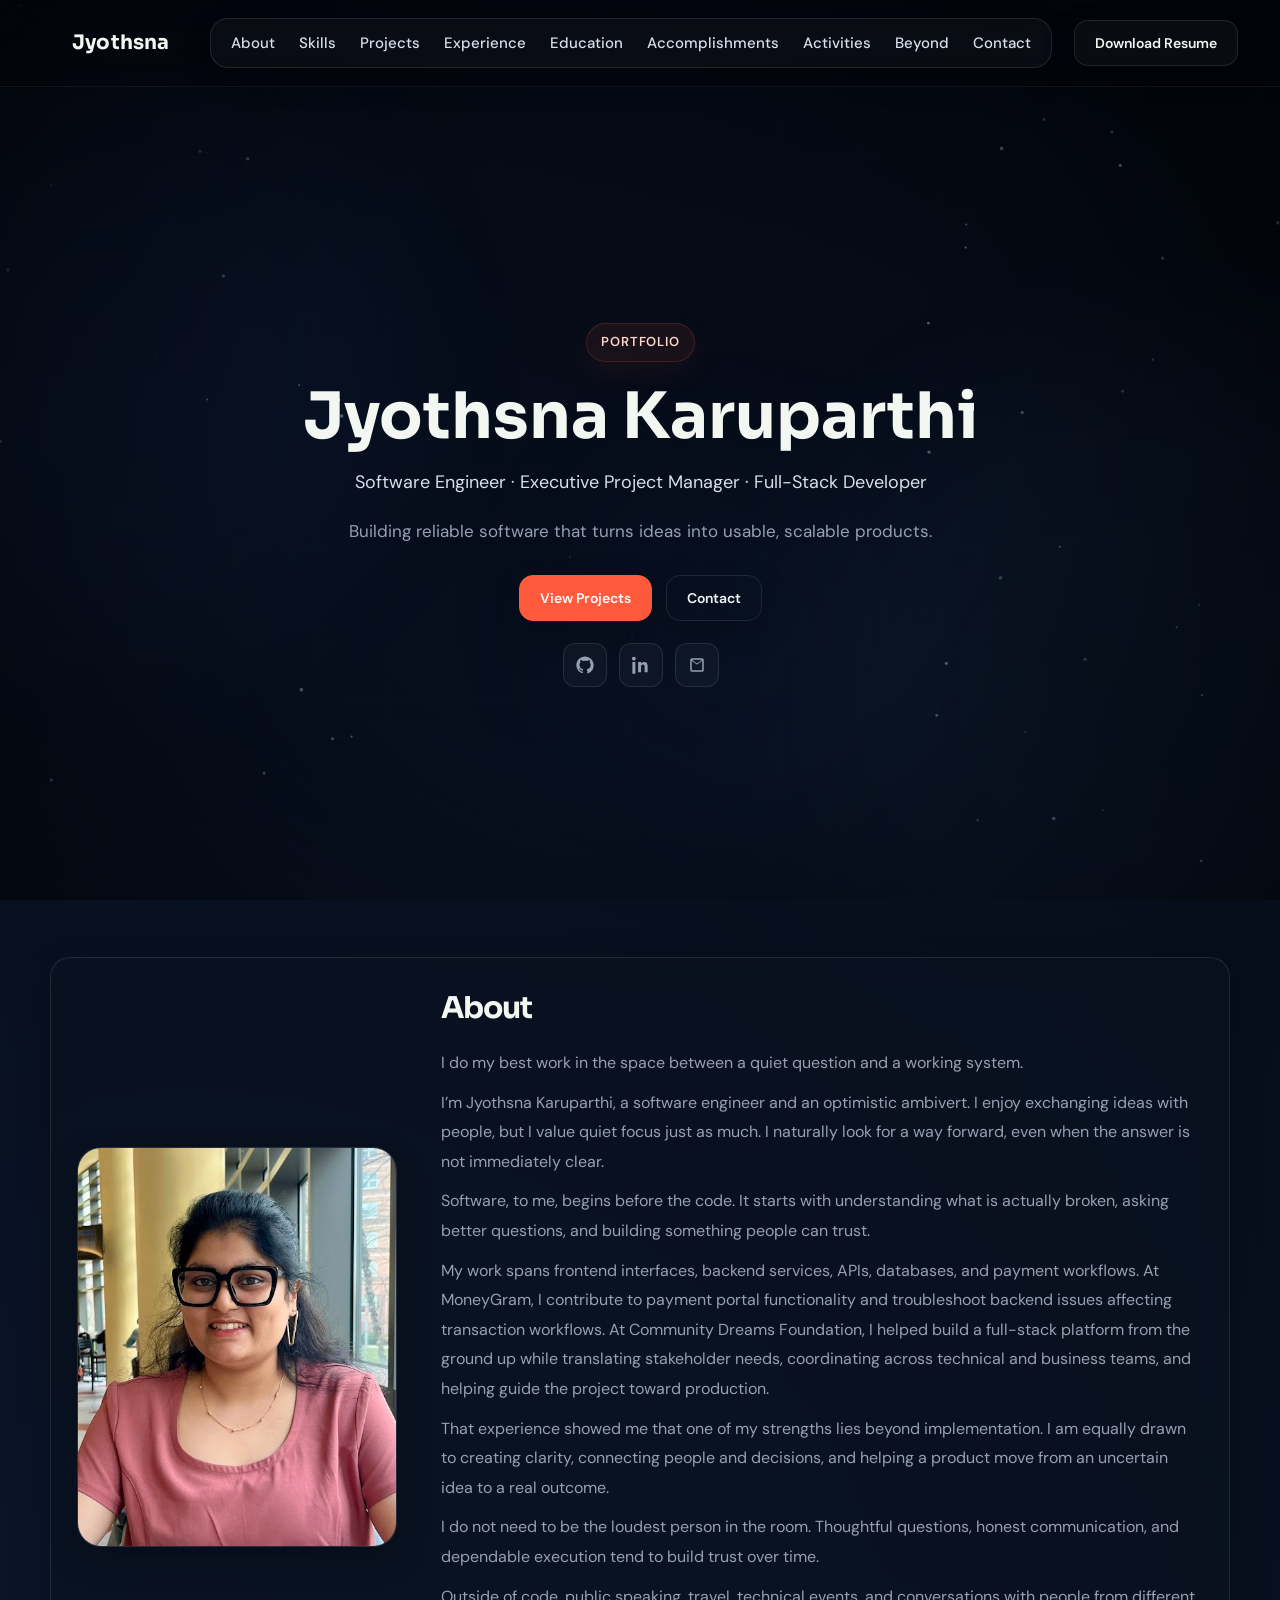
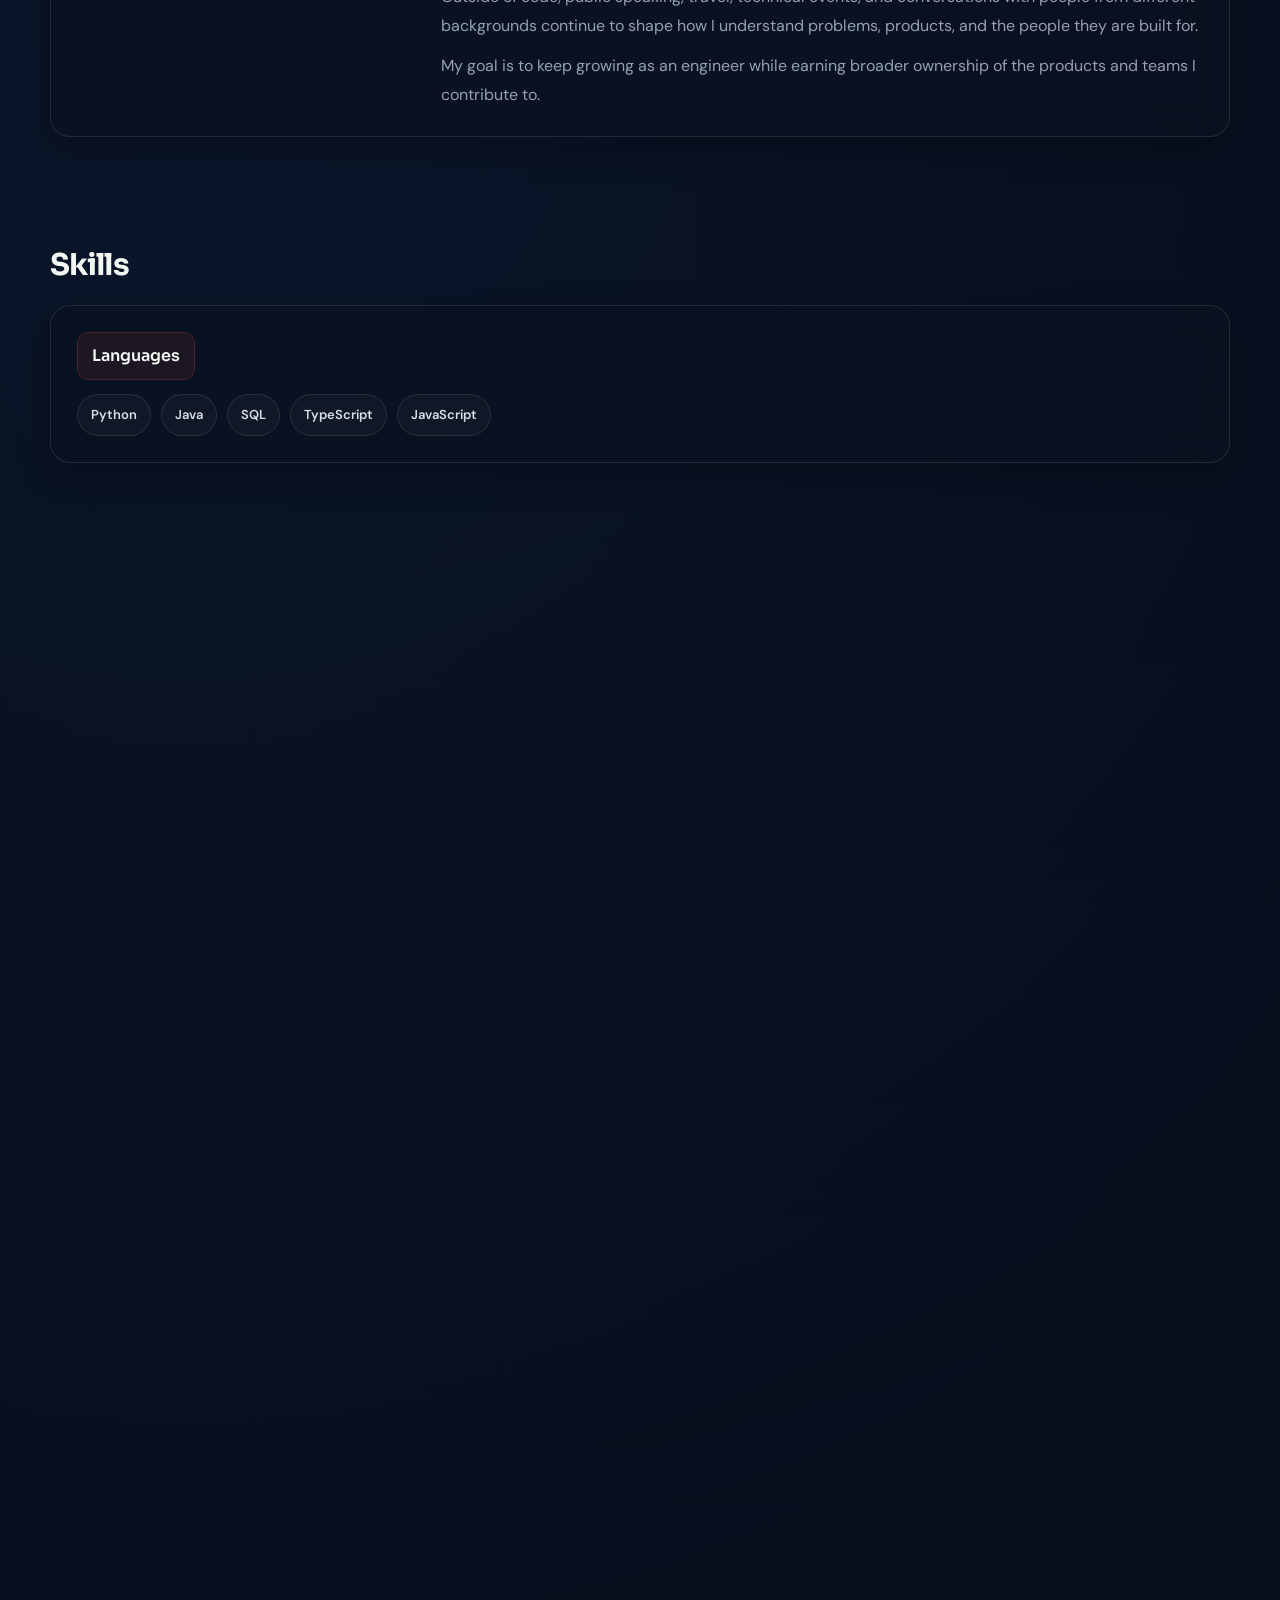
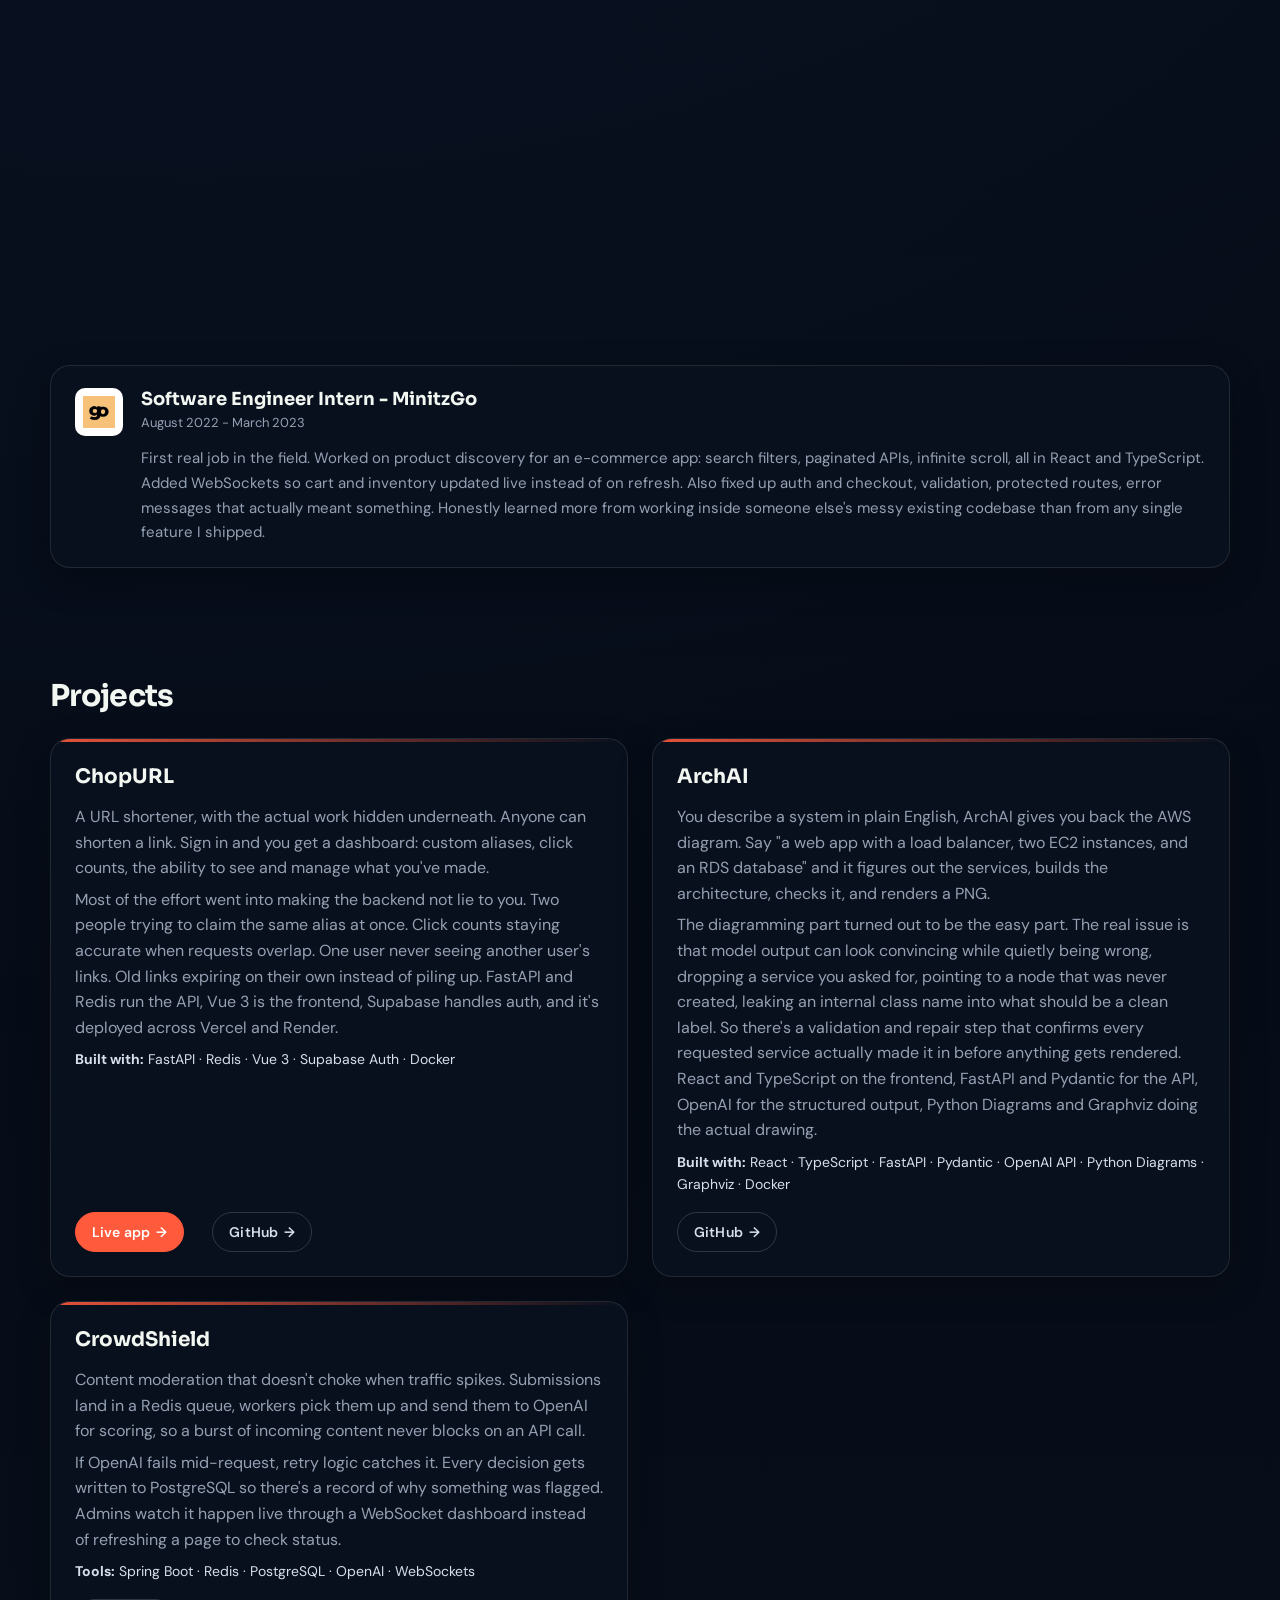
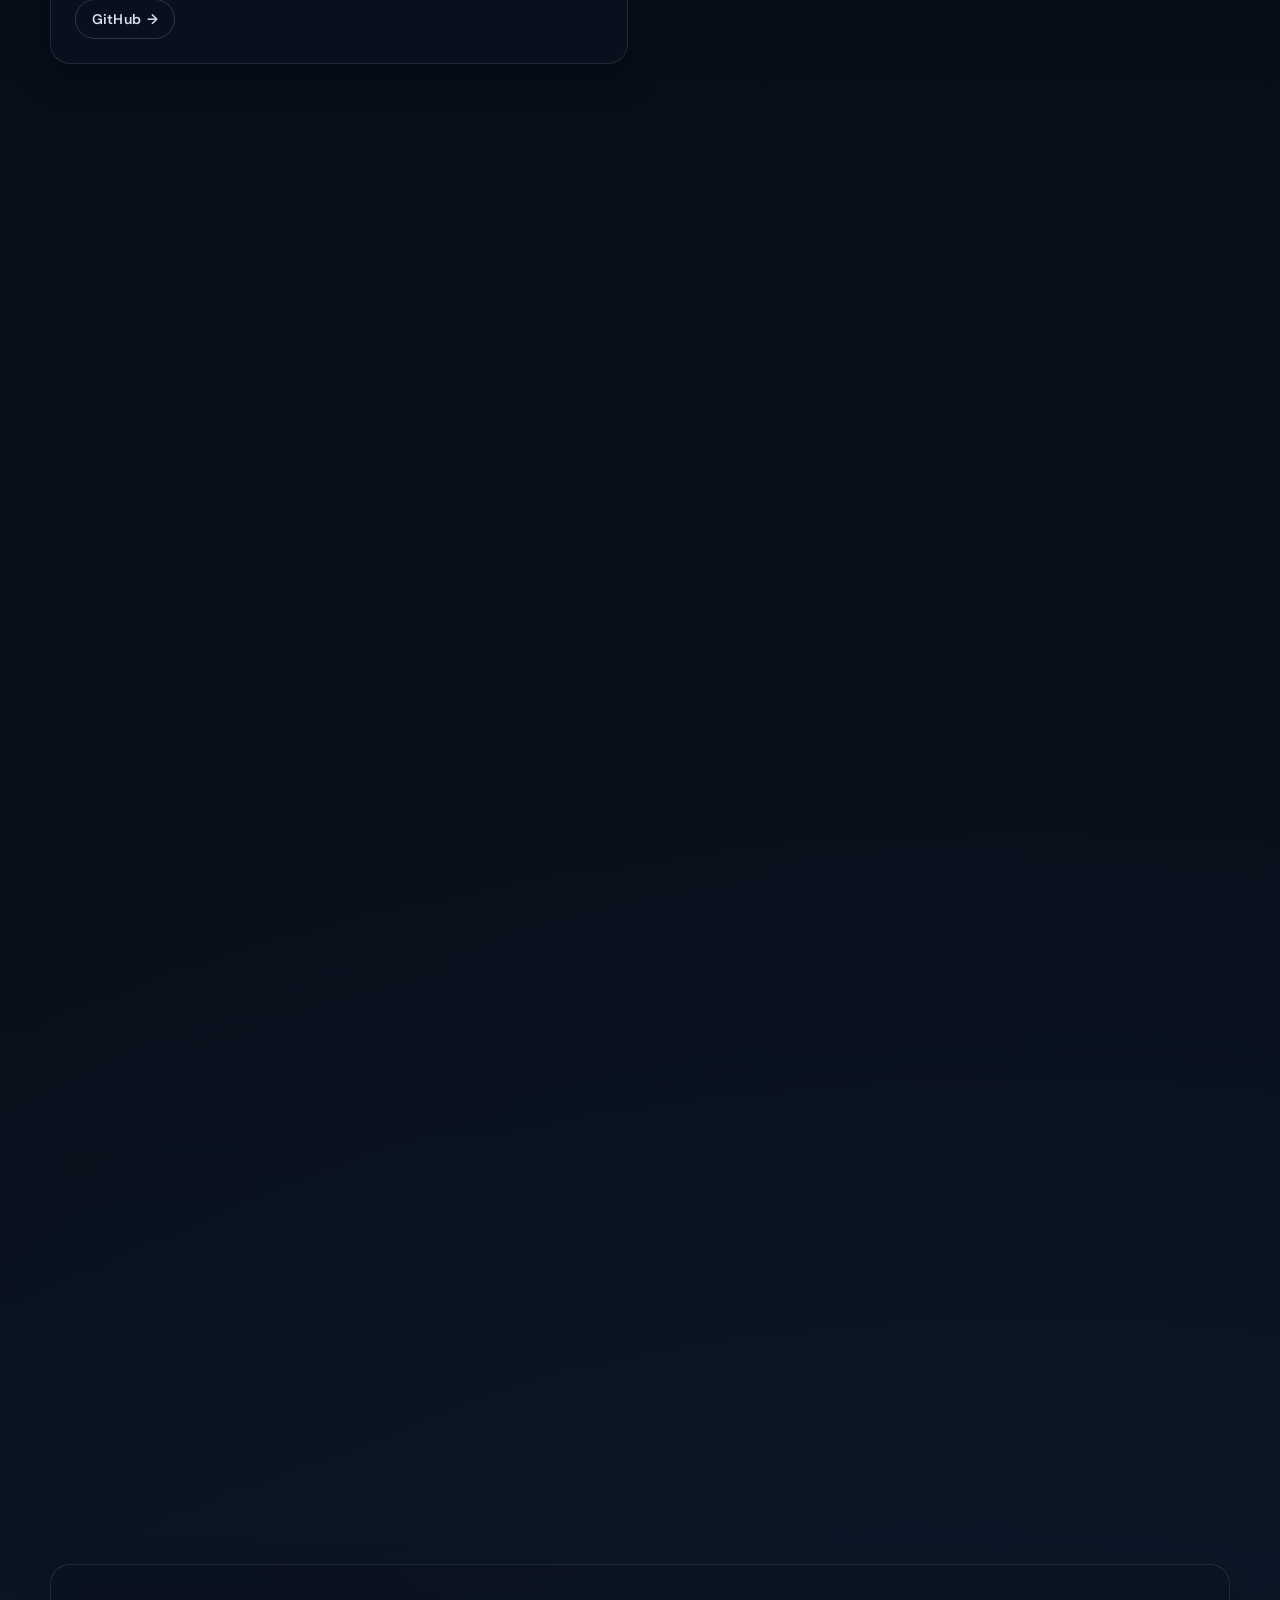
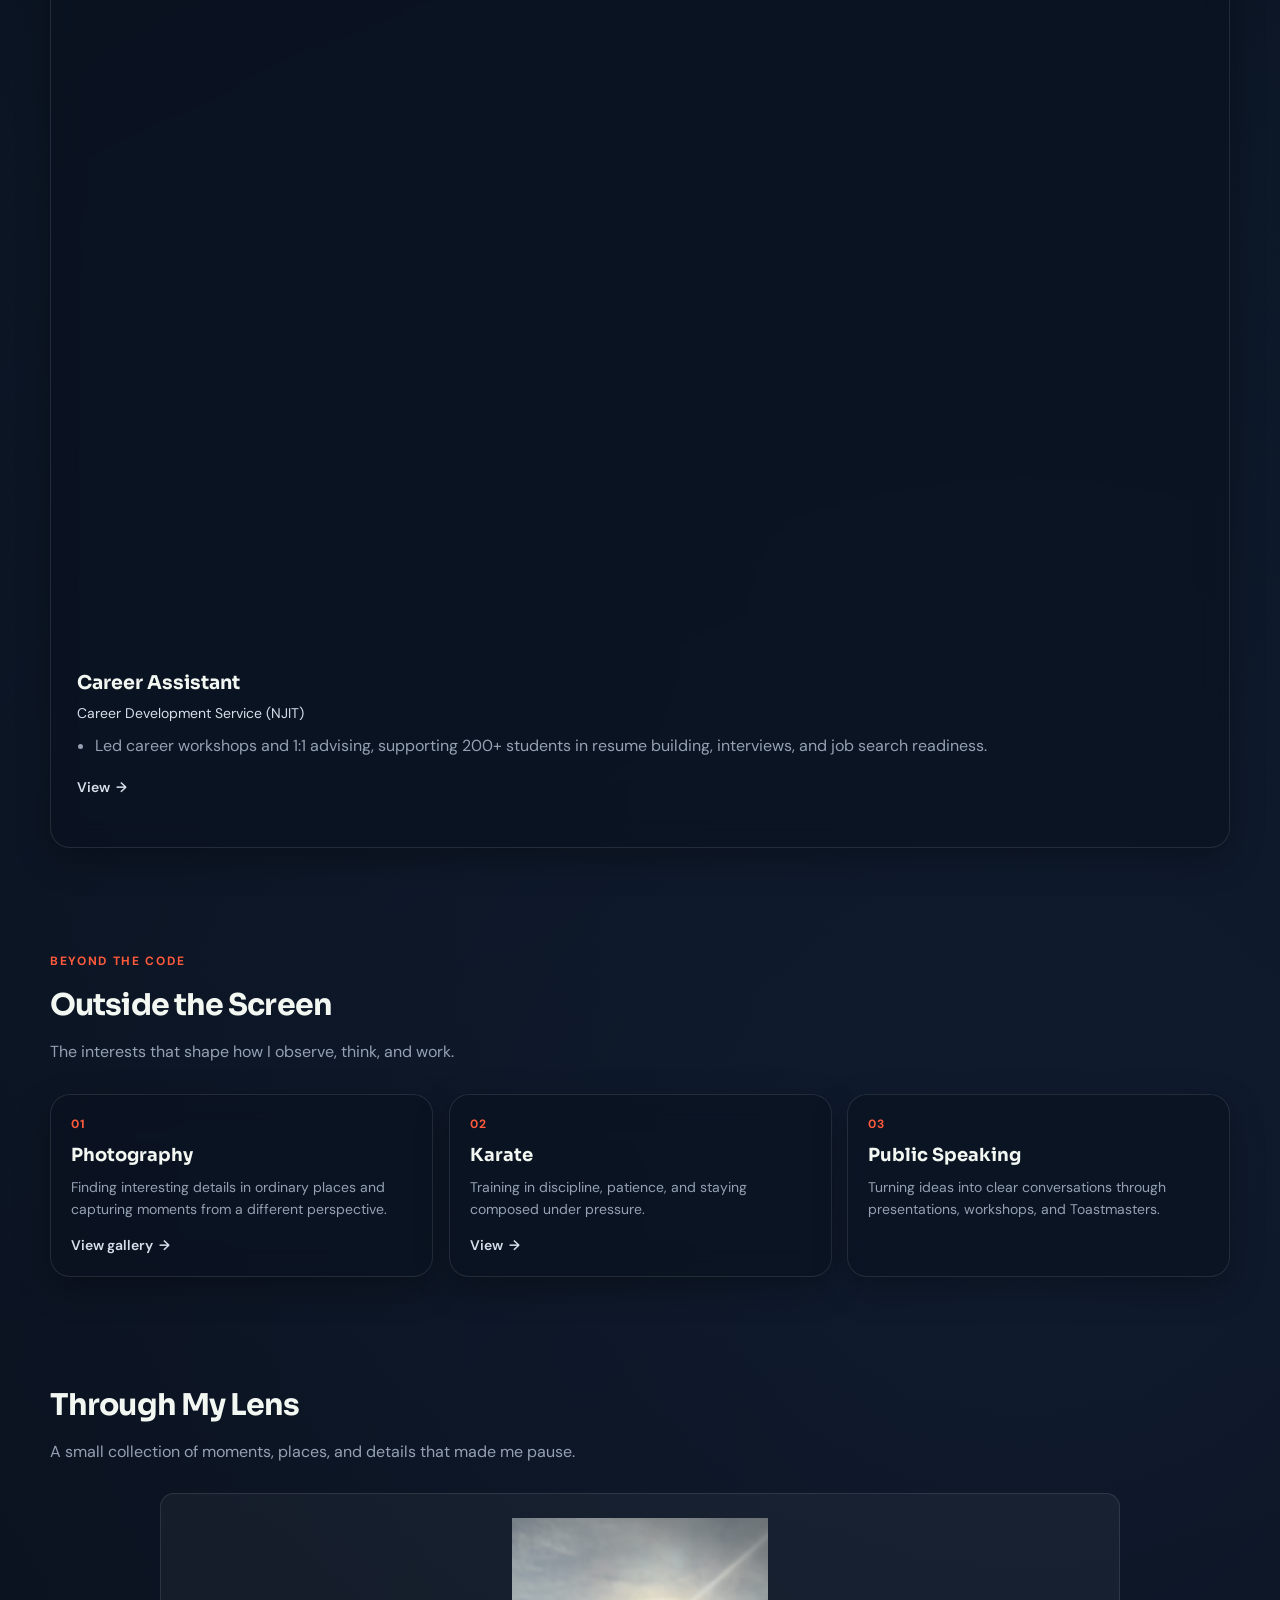
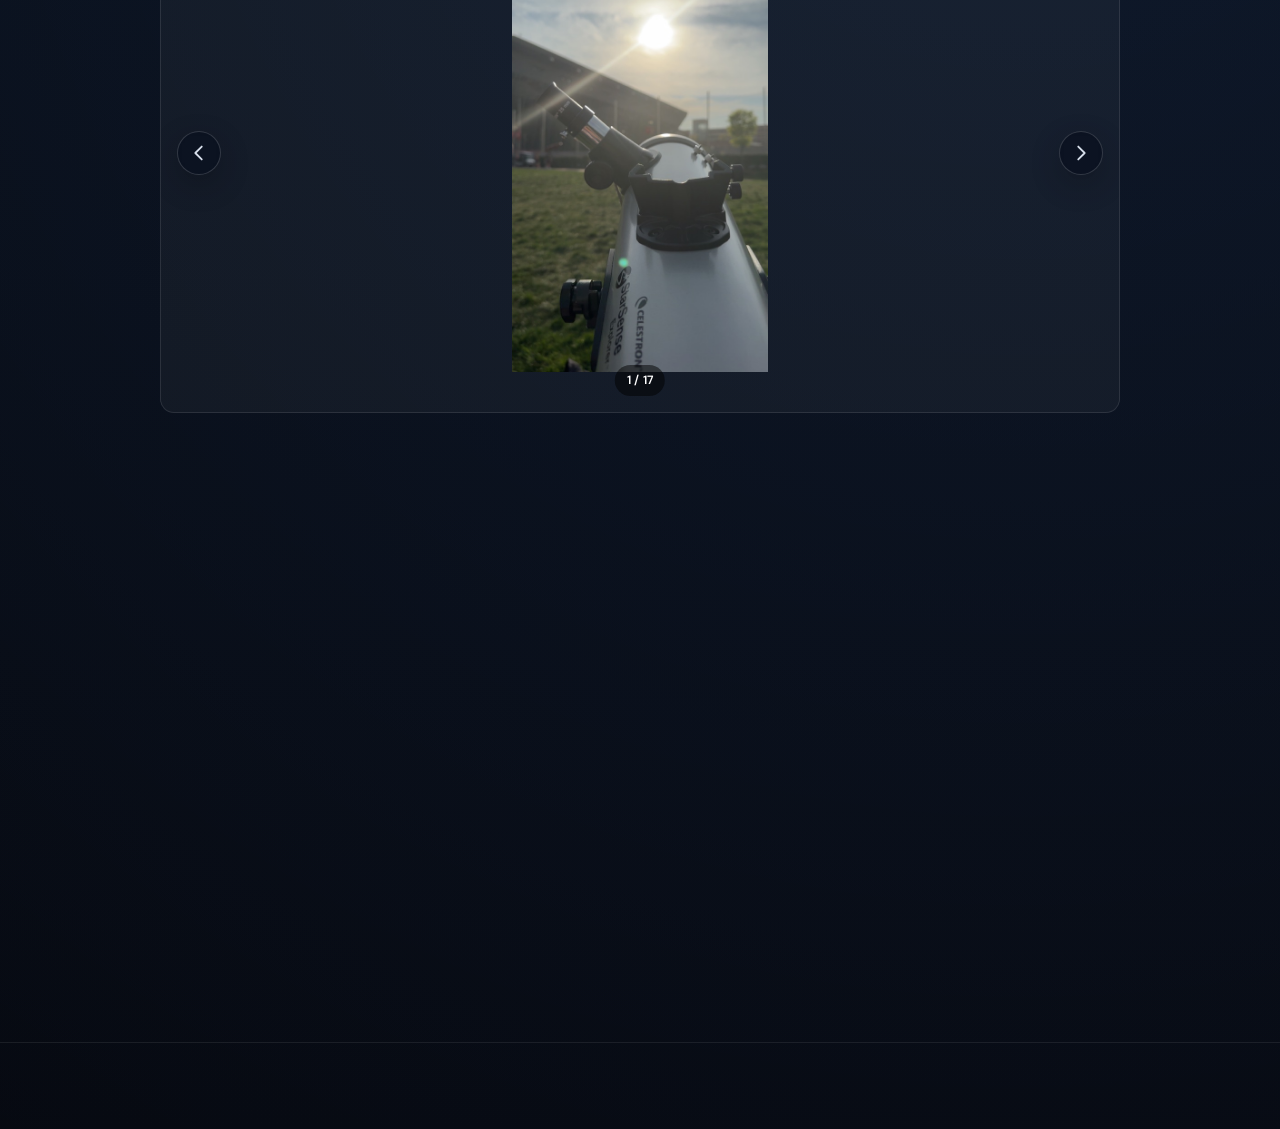
<file: index.html>
<!DOCTYPE html>
<html lang="en">
<head>
  <meta charset="UTF-8" />
  <meta name="viewport" content="width=device-width, initial-scale=1.0" />

  <!-- Primary Meta Tags -->
  <title>Jyothsna Karuparthi | Software Engineer</title>
  <meta name="title" content="Jyothsna Karuparthi | Software Engineer" />
  <meta
    name="description"
    content="Portfolio of Jyothsna Karuparthi, a Software Engineer, Executive Project Manager, and Full-Stack Developer based in Harrison, NJ."
  />
  <meta
    name="keywords"
    content="Software Engineer, Project Manager, Full-Stack Developer, Web Development, Portfolio, Harrison NJ"
  />
  <meta name="author" content="Jyothsna Karuparthi" />

  <!-- Open Graph / Social Media -->
  <meta property="og:type" content="website" />
  <meta property="og:title" content="Jyothsna Karuparthi | Software Engineer Portfolio" />
  <meta
    property="og:description"
    content="Building reliable software that turns ideas into usable, scalable products."
  />
  <meta property="og:site_name" content="Jyothsna Karuparthi Portfolio" />

  <!-- Twitter -->
  <meta name="twitter:card" content="summary_large_image" />
  <meta name="twitter:title" content="Jyothsna Karuparthi | Portfolio" />
  <meta
    name="twitter:description"
    content="Software Engineer, Executive Project Manager, and Full-Stack Developer."
  />

  <!-- Theme Color -->
  <meta name="theme-color" content="#05070d" />

  <!-- Fonts -->
  <link rel="preconnect" href="https://fonts.googleapis.com" />
  <link rel="preconnect" href="https://fonts.gstatic.com" crossorigin />
  <link
    href="https://fonts.googleapis.com/css2?family=DM+Sans:wght@400;500;600;700&family=Sora:wght@400;500;600;700&display=swap"
    rel="stylesheet"
  />

  <!-- CSS -->
  <link rel="stylesheet" href="style.css?v=20260806e" />
</head>

<body>
  <!-- GLOBAL BACKGROUND -->
  <div class="site-bg" aria-hidden="true">
    <canvas id="particle-canvas"></canvas>
    <div class="bg-orb bg-orb-1"></div>
    <div class="bg-orb bg-orb-2"></div>
    <div class="bg-orb bg-orb-3"></div>
    <div class="bg-grid"></div>
    <div class="bg-vignette"></div>
  </div>

  <!-- NAV -->
  <nav class="nav">
    <div class="nav-inner">
      <a class="brand" href="#top">Jyothsna</a>

      <div class="nav-center">
        <div class="nav-links">
          <a class="nav-link" href="#about">About</a>
          <a class="nav-link" href="#skills">Skills</a>
          <a class="nav-link" href="#projects">Projects</a>
          <a class="nav-link" href="#experience">Experience</a>
          <a class="nav-link" href="#education">Education</a>
          <a class="nav-link" href="#accomplishments">Accomplishments</a>
          <a class="nav-link" href="#activities">Activities</a>
          <a class="nav-link" href="#beyond">Beyond</a>
          <a class="nav-link" href="#contact">Contact</a>
        </div>
      </div>

      <div class="nav-actions">
        <a
          id="resumeLink"
          class="btn"
          href="assets/Resume.pdf"
          target="_blank"
          rel="noopener"
        >
          Download Resume
        </a>
      </div>
    </div>
  </nav>

  <!-- HERO -->
  <header id="top" class="hero">
    <div class="hero-inner">
      <div class="hero-copy reveal from-up" style="--d: 80ms;">
        <p class="hero-kicker">Portfolio</p>

        <h1 class="hero-title" data-profile="hero_name">
          Jyothsna Karuparthi
        </h1>

        <p class="hero-role" data-profile="hero_roles">
          Software Engineer · Executive Project Manager · Full-Stack Developer
        </p>

        <p class="hero-desc" data-profile="tagline">
          Building reliable software that turns ideas into usable, scalable products.
        </p>

        <div class="hero-cta">
          <a class="btn btn-primary" href="#projects">View Projects</a>
          <a class="btn btn-secondary" href="#contact">Contact</a>
        </div>

        <div class="hero-socials">
          <a
            data-profile-href="github_url"
            href="https://github.com/jyothsna-ssv"
            target="_blank"
            rel="noopener"
            aria-label="GitHub"
            title="GitHub"
          >
            <svg viewBox="0 0 24 24" aria-hidden="true">
              <path d="M12 .5C5.73.5.5 5.74.5 12.02c0 5.11 3.29 9.45 7.86 10.98.57.1.78-.25.78-.55v-1.93c-3.2.7-3.87-1.37-3.87-1.37-.53-1.35-1.3-1.7-1.3-1.7-1.06-.73.08-.72.08-.72 1.17.08 1.78 1.2 1.78 1.2 1.04 1.77 2.72 1.26 3.38.96.1-.75.4-1.26.73-1.55-2.56-.29-5.25-1.28-5.25-5.7 0-1.26.45-2.3 1.2-3.1-.12-.29-.52-1.47.12-3.07 0 0 .98-.31 3.2 1.18a11.2 11.2 0 0 1 5.82 0c2.22-1.49 3.2-1.18 3.2-1.18.64 1.6.24 2.78.12 3.07.75.8 1.2 1.84 1.2 3.1 0 4.43-2.7 5.4-5.27 5.68.41.36.78 1.07.78 2.15v3.19c0 .3.2.66.79.55A11.52 11.52 0 0 0 23.5 12C23.5 5.74 18.27.5 12 .5z"/>
            </svg>
          </a>

          <a
            data-profile-href="linkedin_url"
            href="https://www.linkedin.com/in/karuparthi-jyothsna/"
            target="_blank"
            rel="noopener"
            aria-label="LinkedIn"
            title="LinkedIn"
          >
            <svg viewBox="0 0 24 24" aria-hidden="true">
              <path d="M4.98 3.5C4.98 4.88 3.87 6 2.5 6S0 4.88 0 3.5 1.12 1 2.5 1 4.98 2.12 4.98 3.5zM.5 23.5h4V7.98h-4V23.5zM8.5 7.98h3.8v2.12h.05c.53-1 1.82-2.12 3.75-2.12 4 0 4.74 2.63 4.74 6.05v7.47h-4v-6.62c0-1.58-.03-3.62-2.2-3.62-2.2 0-2.54 1.72-2.54 3.5v6.74h-4V7.98z"/>
            </svg>
          </a>

          <a
            data-profile-mailto="email"
            href="mailto:karuparthi.jyothsna@gmail.com"
            aria-label="Email"
            title="Email"
          >
            <svg viewBox="0 0 24 24" aria-hidden="true">
              <path d="M3 5.5A2.5 2.5 0 0 1 5.5 3h13A2.5 2.5 0 0 1 21 5.5v13a2.5 2.5 0 0 1-2.5 2.5h-13A2.5 2.5 0 0 1 3 18.5v-13Zm2.2-.5L12 10.05 18.8 5H5.2ZM19 6.25l-6.4 4.75a1 1 0 0 1-1.2 0L5 6.25V18.5c0 .28.22.5.5.5h13a.5.5 0 0 0 .5-.5V6.25Z"/>
            </svg>
          </a>
        </div>
      </div>
    </div>
  </header>

  <!-- ABOUT -->
  <section id="about" class="section">
    <div class="section-inner glass-card">
      <div class="about-grid">
        <div class="about-photo reveal from-left" style="--d: 0ms;">
          <img
            src="assets/Profile.jpg"
            alt="Jyothsna Karuparthi"
          />
        </div>

        <div class="about-text reveal from-right" style="--d: 190ms;">
          <h2>About</h2>

          <p>
            I do my best work in the space between a quiet question and a working system.
          </p>

          <p>
            I’m Jyothsna Karuparthi, a software engineer and an optimistic ambivert. I enjoy exchanging ideas with people, but I value quiet focus just as much. I naturally look for a way forward, even when the answer is not immediately clear.
          </p>

          <p>
            Software, to me, begins before the code. It starts with understanding what is actually broken, asking better questions, and building something people can trust.
          </p>

          <p>
            My work spans frontend interfaces, backend services, APIs, databases, and payment workflows. At MoneyGram, I contribute to payment portal functionality and troubleshoot backend issues affecting transaction workflows. At Community Dreams Foundation, I helped build a full-stack platform from the ground up while translating stakeholder needs, coordinating across technical and business teams, and helping guide the project toward production.
          </p>

          <p>
            That experience showed me that one of my strengths lies beyond implementation. I am equally drawn to creating clarity, connecting people and decisions, and helping a product move from an uncertain idea to a real outcome.
          </p>

          <p>
            I do not need to be the loudest person in the room. Thoughtful questions, honest communication, and dependable execution tend to build trust over time.
          </p>

          <p>
            Outside of code, public speaking, travel, technical events, and conversations with people from different backgrounds continue to shape how I understand problems, products, and the people they are built for.
          </p>

          <p>
            My goal is to keep growing as an engineer while earning broader ownership of the products and teams I contribute to.
          </p>
        </div>
      </div>
    </div>
  </section>

  <!-- SKILLS -->
  <section id="skills" class="section">
    <div class="section-inner">
      <h2 class="reveal from-up" style="--d: 0ms;">Skills</h2>

      <div class="skill-block glass-card reveal from-up" style="--d: 0ms;">
        <div class="skill-heading">Languages</div>
        <div class="skill-chips">
          <span class="chip">Python</span>
          <span class="chip">Java</span>
          <span class="chip">SQL</span>
          <span class="chip">TypeScript</span>
          <span class="chip">JavaScript</span>
        </div>
      </div>

      <div class="skill-block glass-card reveal from-up" style="--d: 140ms;">
        <div class="skill-heading">ML/AI</div>
        <div class="skill-chips">
          <span class="chip">PyTorch</span>
          <span class="chip">TensorFlow</span>
          <span class="chip">LangChain</span>
          <span class="chip">RAG</span>
          <span class="chip">RLHF</span>
          <span class="chip">Fine-tuning</span>
          <span class="chip">NLP</span>
          <span class="chip">MLflow</span>
        </div>
      </div>

      <div class="skill-block glass-card reveal from-up" style="--d: 280ms;">
        <div class="skill-heading">Frontend</div>
        <div class="skill-chips">
          <span class="chip">React</span>
          <span class="chip">Streamlit</span>
          <span class="chip">Vue.js</span>
          <span class="chip">Next.js</span>
          <span class="chip">Vercel</span>
        </div>
      </div>

      <div class="skill-block glass-card reveal from-up" style="--d: 420ms;">
        <div class="skill-heading">Backend</div>
        <div class="skill-chips">
          <span class="chip">FastAPI</span>
          <span class="chip">Flask</span>
          <span class="chip">Django</span>
          <span class="chip">Spring Boot</span>
          <span class="chip">Socket.io</span>
          <span class="chip">PostgreSQL</span>
          <span class="chip">MySQL</span>
          <span class="chip">Redis</span>
          <span class="chip">MongoDB</span>
          <span class="chip">REST</span>
          <span class="chip">GraphQL</span>
        </div>
      </div>

      <div class="skill-block glass-card reveal from-up" style="--d: 560ms;">
        <div class="skill-heading">Cloud</div>
        <div class="skill-chips">
          <span class="chip">AWS EC2</span>
          <span class="chip">AWS IAM</span>
          <span class="chip">AWS S3</span>
          <span class="chip">AWS Lambda</span>
          <span class="chip">AWS SQS</span>
          <span class="chip">AWS RDS</span>
          <span class="chip">AWS CloudWatch</span>
          <span class="chip">Supabase Auth</span>
          <span class="chip">Supabase RLS</span>
          <span class="chip">Supabase Edge Functions</span>
          <span class="chip">CI/CD</span>
        </div>
      </div>
    </div>
  </section>

  <!-- EXPERIENCE -->
  <section id="experience" class="section">
    <div class="section-inner">
      <h2 class="reveal from-up" style="--d: 0ms;">Experience</h2>

      <div class="experience-list">
        <article class="experience-card glass-card reveal from-up" style="--d: 120ms;">
          <a class="experience-logo-wrap" href="https://www.moneygram.com/us/en" target="_blank" rel="noopener noreferrer" aria-label="Visit MoneyGram website">
            <img class="company-logo" src="assets/moneygram.jpeg" alt="MoneyGram logo" />
          </a>
          <div class="experience-body">
            <h3>Software Engineer - MoneyGram</h3>
            <p class="meta">July 2026 - Present</p>
            <div class="experience-copy">
              <p>
                Backend work on MoneyGram's payment portals. Mostly this means tracing down issues in transaction workflows, working with client teams to figure out what they actually need fixed, and shipping changes to a system where a bad deploy means someone's money doesn't move. Not glamorous, but it's taught me to slow down and check my work before it ships.
              </p>
            </div>
          </div>
        </article>

        <article class="experience-card glass-card reveal from-up" style="--d: 240ms;">
          <a class="experience-logo-wrap" href="https://cdreamstream.org/" target="_blank" rel="noopener noreferrer" aria-label="Visit Community Dreams Foundation website">
            <img class="company-logo" src="assets/CDF.jpg" alt="Community Dreams Foundation logo" />
          </a>
          <div class="experience-body">
            <h3>Software Engineer - Community Dreams Foundation</h3>
            <p class="meta">July 2025 - July 2026</p>
            <div class="experience-copy">
                            <p>
                Took a commercial cleaning company's platform from a set of stakeholder conversations to a live product, three separate portals for customers, admins, and staff. React, TypeScript, Supabase, PostgreSQL, Stripe. I ended up doing more than engineering here: turning vague asks into sprint plans, going between dev, QA, security, and the business folks when priorities clashed. It's the job that made me realize I want to stay hands-on with code but also own the messier parts around it.
              </p>
            </div>
          </div>
        </article>

        <article class="experience-card glass-card reveal from-up" style="--d: 360ms;">
          <a class="experience-logo-wrap" href="https://www.webmd.com/" target="_blank" rel="noopener noreferrer" aria-label="Visit WebMD website">
            <img class="company-logo" src="assets/WebMD.jpg" alt="WebMD logo" />
          </a>
          <div class="experience-body">
            <h3>Software Engineer Trainee - WebMD</h3>
            <p class="meta">April 2023 - July 2023</p>
            <div class="experience-copy">
              <p>
                Came in through WebMD's Helios training program. Built a worklog calendar (Python, Vue.js, PostgreSQL) so people could log their day and managers could see team progress without pinging everyone individually. Standard Agile setup, Jira and Git, the usual review cycle.
              </p>
            </div>
          </div>
        </article>

        <article class="experience-card glass-card reveal from-up" style="--d: 480ms;">
          <a class="experience-logo-wrap" href="https://www.linkedin.com/company/minitzgo/posts/?feedView=all" target="_blank" rel="noopener noreferrer" aria-label="Visit MinitzGo on LinkedIn">
            <img class="company-logo" src="assets/minitzgo.jpg" alt="MinitzGo logo" />
          </a>
          <div class="experience-body">
            <h3>Software Engineer Intern - MinitzGo</h3>
            <p class="meta">August 2022 - March 2023</p>
            <div class="experience-copy">
              <p>
                First real job in the field. Worked on product discovery for an e-commerce app: search filters, paginated APIs, infinite scroll, all in React and TypeScript. Added WebSockets so cart and inventory updated live instead of on refresh. Also fixed up auth and checkout, validation, protected routes, error messages that actually meant something. Honestly learned more from working inside someone else's messy existing codebase than from any single feature I shipped.
              </p>
            </div>
          </div>
        </article>
      </div>
    </div>
  </section>

  <!-- PROJECTS -->
  <section id="projects" class="section">
    <div class="section-inner">
      <h2 class="reveal from-up" style="--d: 0ms;">Projects</h2>

      <div class="projects-grid reveal-stagger" data-stagger="180">
        <div class="project-card project-card--flippable reveal project-enter" data-flip-card tabindex="0" role="button" aria-label="Show ChopURL project preview" aria-pressed="false">
          <div class="project-card-inner">
            <div class="project-card-face project-card-front">
              <h3>ChopURL</h3>
              <p>A URL shortener, with the actual work hidden underneath. Anyone can shorten a link. Sign in and you get a dashboard: custom aliases, click counts, the ability to see and manage what you've made.</p>
              <p>Most of the effort went into making the backend not lie to you. Two people trying to claim the same alias at once. Click counts staying accurate when requests overlap. One user never seeing another user's links. Old links expiring on their own instead of piling up. FastAPI and Redis run the API, Vue 3 is the frontend, Supabase handles auth, and it's deployed across Vercel and Render.</p>
              <p class="meta"><strong>Built with:</strong> FastAPI · Redis · Vue 3 · Supabase Auth · Docker</p>
              <div class="links">
                <a class="project-link project-link--live" href="https://chop-url.vercel.app/" target="_blank" rel="noopener">Live app <span aria-hidden="true">→</span></a>
                <a class="project-link project-link--github" href="https://github.com/jyothsna-ssv/ChopURL" target="_blank" rel="noopener">GitHub <span aria-hidden="true">→</span></a>
              </div>
            </div>
            <div class="project-card-face project-card-back" aria-hidden="true" inert>
              <img src="assets/chopurl-preview.png" alt="ChopURL interface showing sign-in, URL shortening, link management, and analytics dashboards" />
            </div>
          </div>
        </div>

        <div class="project-card project-card--flippable reveal project-enter" data-flip-card tabindex="0" role="button" aria-label="Show ArchAI project preview" aria-pressed="false">
          <div class="project-card-inner">
            <div class="project-card-face project-card-front">
              <h3>ArchAI</h3>
              <p>You describe a system in plain English, ArchAI gives you back the AWS diagram. Say "a web app with a load balancer, two EC2 instances, and an RDS database" and it figures out the services, builds the architecture, checks it, and renders a PNG.</p>
              <p>The diagramming part turned out to be the easy part. The real issue is that model output can look convincing while quietly being wrong, dropping a service you asked for, pointing to a node that was never created, leaking an internal class name into what should be a clean label. So there's a validation and repair step that confirms every requested service actually made it in before anything gets rendered. React and TypeScript on the frontend, FastAPI and Pydantic for the API, OpenAI for the structured output, Python Diagrams and Graphviz doing the actual drawing.</p>
              <p class="meta"><strong>Built with:</strong> React · TypeScript · FastAPI · Pydantic · OpenAI API · Python Diagrams · Graphviz · Docker</p>
              <div class="links">
                <a class="project-link project-link--github" href="https://github.com/jyothsna-ssv/ArchAI" target="_blank" rel="noopener">GitHub <span aria-hidden="true">→</span></a>
              </div>
            </div>
            <div class="project-card-face project-card-back" aria-hidden="true" inert>
              <img src="assets/ArchAI.png" alt="ArchAI architecture diagram" />
            </div>
          </div>
        </div>

        <div class="project-card project-card--flippable reveal project-enter" data-flip-card tabindex="0" role="button" aria-label="Show CrowdShield project preview" aria-pressed="false">
          <div class="project-card-inner">
            <div class="project-card-face project-card-front">
              <h3>CrowdShield</h3>
              <p>Content moderation that doesn't choke when traffic spikes. Submissions land in a Redis queue, workers pick them up and send them to OpenAI for scoring, so a burst of incoming content never blocks on an API call.</p>
              <p>If OpenAI fails mid-request, retry logic catches it. Every decision gets written to PostgreSQL so there's a record of why something was flagged. Admins watch it happen live through a WebSocket dashboard instead of refreshing a page to check status.</p>
              <p class="meta"><strong>Tools:</strong> Spring Boot · Redis · PostgreSQL · OpenAI · WebSockets</p>
              <div class="links">
                <a class="project-link project-link--github" href="https://github.com/jyothsna-ssv/CrowdShield" target="_blank" rel="noopener">GitHub <span aria-hidden="true">→</span></a>
              </div>
            </div>
            <div class="project-card-face project-card-back" aria-hidden="true" inert>
              <img src="assets/CS-flip.png" alt="CrowdShield project preview" />
            </div>
          </div>
        </div>

      </div>
    </div>
  </section>

  <!-- EDUCATION -->
  <section id="education" class="section">
    <div class="section-inner">
      <h2 class="reveal from-up" style="--d: 0ms;">Education</h2>

      <div class="experience-list">
        <article class="experience-card glass-card reveal from-up" style="--d: 140ms;">
          <div class="experience-logo-wrap">
            <img class="company-logo" src="assets/njit.jpg" alt="NJIT logo" />
          </div>
          <div class="experience-body">
            <h3>New Jersey Institute of Technology</h3>
            <p class="experience-company">New Jersey, USA</p>
            <p class="meta">Master of Science (M.S.), Computer Science</p>
            <p class="meta">Jan 2024 - May 2025</p>
            <div class="experience-copy">
              <p>
                At NJIT, I explored both the technical and professional sides of computer science through a mix of theory, hands-on learning, and campus involvement. Beyond coursework, I engaged with coding clubs, strategic tech events, and the Career Development Services, which helped shape my approach to problem-solving and career growth. Courses like Data Structures &amp; Algorithms and AI stood out for their practical depth and challenge, making learning engaging while strengthening my thinking about efficiency, logic, and real-world applications.
              </p>
            </div>
          </div>
        </article>

        <article class="experience-card glass-card reveal from-up" style="--d: 280ms;">
          <div class="experience-logo-wrap">
            <img class="company-logo" src="assets/hitam.jpg" alt="HITAM logo" />
          </div>
          <div class="experience-body">
            <h3>Hyderabad Institute of Technology and Management</h3>
            <p class="experience-company">Hyderabad, India</p>
            <p class="meta experience-affiliation">Under Affiliation of Jawaharlal Nehru Technological University Hyderabad</p>
            <p class="meta">Bachelor of Technology (B.Tech.), Computer Science</p>
            <p class="meta">June 2018 - Aug 2022</p>
            <div class="experience-copy">
              <p>
                At HITAM, I complemented my computer science studies with active leadership and community involvement. I served as a Class Representative and Student HOD (CSE), working closely with students and faculty to improve communication, learning quality, and academic coordination. I also coordinated the Coding Club and helped organize hackathons, gaining hands-on experience in mentoring peers, evaluating ideas, and executing initiatives from planning to delivery.
              </p>
            </div>
          </div>
        </article>
      </div>
    </div>
  </section>

  <!-- ACCOMPLISHMENTS -->
  <section id="accomplishments" class="section">
    <div class="section-inner">
      <div class="accomplishments-header reveal from-up" style="--d: 0ms;">
        <p class="section-eyebrow">Recognition</p>
        <h2>Accomplishments</h2>
        <p class="section-description">
          Recognition earned through community impact, academic leadership,
          and organizational responsibility.
        </p>
      </div>

      <div class="awards-grid reveal-stagger" data-stagger="140">
        <article class="award-card glass-card reveal from-up" style="--d: 120ms;">
          <div class="award-card-top">
            <span class="award-category">Community Impact</span>
            <span class="award-year">Apr 2021</span>
          </div>
          <div class="award-number" aria-hidden="true">01</div>
          <h3>National Women Empowerment Award</h3>
          <p class="award-organization">AICTE LILAVATI</p>
          <p class="award-description">
            2nd Runner-up in the Literacy category, selected from 456 national entries for leading digital-literacy initiatives that empowered 200+ women - the only recognized institute from Telangana &amp; Andhra Pradesh.
          </p>

          <button
            type="button"
            class="award-link"
            data-gallery='[{"src":"assets/AICTE-certificate.png","title":"AICTE Lilavati Award Certificate"},{"src":"assets/aicte-award-collage.png","title":"AICTE Lilavati Award - Team WE-LIT"}]'
            data-credential-title="National Women Empowerment Award"
          >
            View
            <span aria-hidden="true">→</span>
          </button>
        </article>

        <article class="award-card glass-card reveal from-up" style="--d: 220ms;">
          <div class="award-card-top">
            <span class="award-category">Academic Leadership</span>
            <span class="award-year">Mar 2021</span>
          </div>
          <div class="award-number" aria-hidden="true">02</div>
          <h3>Best Student of the Department</h3>
          <p class="award-organization">Academic Excellence &amp; Leadership Distinction</p>
          <p class="award-description">
            Recognized for academic achievement and leadership in fostering innovation and student collaboration.
          </p>
          <button
            type="button"
            class="award-link"
            data-credential="assets/best-std-award.jpg"
            data-credential-type="image"
            data-credential-title="Best Student of the Department"
          >
            View
            <span aria-hidden="true">→</span>
          </button>
        </article>

        <article class="award-card glass-card reveal from-up" style="--d: 300ms;">
          <div class="award-card-top">
            <span class="award-category">Organizational Leadership</span>
            <span class="award-year">2020 - 2021</span>
          </div>
          <div class="award-number" aria-hidden="true">03</div>
          <h3>Transparency in Administration &amp; Most Enriched Toastmaster</h3>
          <p class="award-organization">Toastmasters International</p>
          <p class="award-description">
            Recognized for administrative compliance, mentoring, and operational clarity as Club Secretary of HITAM Toastmasters.
          </p>
          <button
            type="button"
            class="award-link"
            data-credential="assets/Transparency%20in%20Administation.jpg"
            data-credential-type="image"
            data-credential-title="Transparency in Administration"
          >
            View
            <span aria-hidden="true">→</span>
          </button>
        </article>
      </div>
    </div>
  </section>

  <!-- EXTRA CURRICULAR ACTIVITIES -->
  <section id="activities" class="section">
    <div class="section-inner glass-card">
      <h2 class="reveal from-up" style="--d: 0ms;">Leadership &amp; Activities</h2>

      <div class="timeline-item reveal from-up" style="--d: 140ms;">
        <h3>Student Leadership &amp; Public Speaking</h3>
        <p class="meta">Hyderabad Institute of Technology and Management • 2018 - 2022</p>
        <ul>
          <li>Served as Class Representative and Student HOD for Computer Science, improving communication between students and faculty.</li>
          <li>Coordinated coding-club activities and organized HackYourPath 3.0, a 24-hour hackathon - managing registrations, shortlisting ideas for feasibility, and mentoring teams from pitch to delivery.</li>
          <li>Used public speaking and curiosity-driven exploration to connect technical ideas with people and everyday observations.</li>
        </ul>
      </div>

      <div class="timeline-item reveal from-up" style="--d: 260ms;">
        <h3>Club Secretary - HITAM Toastmasters</h3>
        <p class="meta">Hyderabad Institute of Technology and Management</p>
        <ul>
          <li>Maintained club records, handled correspondence, and took minutes at club and executive-committee meetings.</li>
          <li>Kept membership rosters and officer lists current with Toastmasters International and tracked member performance.</li>
        </ul>

        <button
          type="button"
          class="award-link"
          style="margin-top: 10px;"
          data-gallery='[{"src":"assets/toastmasters-excom.png","title":"HITAM Toastmasters Excom 2020 - 2021"},{"src":"assets/toastmasters-roleplayer.png","title":"Best Long-time Roleplayer - Meeting 76"}]'
          data-credential-title="HITAM Toastmasters"
        >
          View
          <span aria-hidden="true">→</span>
        </button>
      </div>

      <div class="timeline-item reveal from-up" style="--d: 380ms;">
        <h3>Secretary - IEEE Student Chapter</h3>
        <p class="meta">Hyderabad Institute of Technology and Management</p>
        <ul>
          <li>Organized IEEE Day, coordinating a poster presentation, a mini-project hackathon, an essay-writing contest, and an open mic.</li>
        </ul>
      </div>

      <div class="timeline-item reveal from-up" style="--d: 500ms;">
        <h3>Career Assistant</h3>
        <p class="meta">Career Development Service (NJIT)</p>
        <ul>
          <li>Led career workshops and 1:1 advising, supporting 200+ students in resume building, interviews, and job search readiness.</li>
        </ul>
        <button
          type="button"
          class="award-link"
          style="margin-top: 10px;"
          data-credential="assets/CDS.JPG"
          data-credential-type="image"
          data-credential-title="Career Assistant - NJIT CDS"
        >
          View
          <span aria-hidden="true">→</span>
        </button>
      </div>
    </div>
  </section>

  <!-- BEYOND THE CODE -->
  <section id="beyond" class="section">
    <div class="section-inner">
      <div class="accomplishments-header reveal from-up" style="--d: 0ms;">
        <p class="section-eyebrow">Beyond the Code</p>
        <h2>Outside the Screen</h2>
        <p class="section-description">
          The interests that shape how I observe, think, and work.
        </p>
      </div>

      <div class="beyond-grid reveal-stagger" data-stagger="120">
        <article class="beyond-card glass-card reveal from-up" style="--d: 100ms;">
          <p class="beyond-label">01</p>
          <h3>Photography</h3>
          <p>
            Finding interesting details in ordinary places and capturing moments from a different perspective.
          </p>
          <a class="award-link" href="#lens">
            View gallery
            <span aria-hidden="true">→</span>
          </a>
        </article>

        <article class="beyond-card glass-card reveal from-up" style="--d: 180ms;">
          <p class="beyond-label">02</p>
          <h3>Karate</h3>
          <p>
            Training in discipline, patience, and staying composed under pressure.
          </p>
          <button
            type="button"
            class="award-link"
            data-gallery='[{"src":"assets/karate-shodan.png","title":"Karate Shodan - Black Belt"},{"src":"assets/karate-nidan.png","title":"Karate Nidan - Black Belt"}]'
            data-credential-title="Karate Belts"
          >
            View
            <span aria-hidden="true">→</span>
          </button>
        </article>

        <article class="beyond-card glass-card reveal from-up" style="--d: 260ms;">
          <p class="beyond-label">03</p>
          <h3>Public Speaking</h3>
          <p>
            Turning ideas into clear conversations through presentations, workshops, and Toastmasters.
          </p>
        </article>
      </div>
    </div>
  </section>

  <!-- THROUGH MY LENS -->
  <section id="lens" class="section">
    <div class="section-inner">
      <div class="accomplishments-header reveal from-up" style="--d: 0ms;">
        <h2>Through My Lens</h2>
        <p class="section-description">
          A small collection of moments, places, and details that made me pause.
        </p>
      </div>

      <div class="lens-carousel reveal from-up" style="--d: 140ms;" data-lens-carousel>
        <div class="lens-stage">
          <button type="button" class="lens-nav lens-nav-prev" data-lens-prev aria-label="Previous photo">
            <svg viewBox="0 0 24 24" width="22" height="22" aria-hidden="true">
              <path d="M15 19l-7-7 7-7" fill="none" stroke="currentColor" stroke-width="2" stroke-linecap="round" stroke-linejoin="round" />
            </svg>
          </button>

          <button type="button" class="lens-frame" data-lens-open aria-label="Enlarge current photo">
            <img
              id="lensImage"
              src="assets/clicks/g1.jpg"
              alt="Celestron telescope angled toward a bright sun over a grassy field"
              width="900"
              height="520"
              decoding="async"
              fetchpriority="high"
            />
          </button>

          <button type="button" class="lens-nav lens-nav-next" data-lens-next aria-label="Next photo">
            <svg viewBox="0 0 24 24" width="22" height="22" aria-hidden="true">
              <path d="M9 5l7 7-7 7" fill="none" stroke="currentColor" stroke-width="2" stroke-linecap="round" stroke-linejoin="round" />
            </svg>
          </button>

          <div class="lens-counter" data-lens-counter aria-live="polite">1 / 17</div>
        </div>

        <script type="application/json" data-lens-images>
[
          "assets/clicks/g1.jpg",
          "assets/clicks/g2.jpg",
          "assets/clicks/g3.jpg",
          "assets/clicks/g4.jpg",
          "assets/clicks/g5.jpg",
          "assets/clicks/g6.jpg",
          "assets/clicks/g7.jpg",
          "assets/clicks/g8.jpg",
          "assets/clicks/g9.jpg",
          "assets/clicks/g10.jpg",
          "assets/clicks/g11.jpg",
          "assets/clicks/g12.jpg",
          "assets/clicks/g13.jpg",
          "assets/clicks/g14.jpg",
          "assets/clicks/g15.jpg",
          "assets/clicks/g16.jpg",
          "assets/clicks/g17.jpg"
]
        </script>
        <script type="application/json" data-lens-alts>
[
  "Celestron telescope angled toward a bright sun over a grassy field",
  "City sidewalk with classical stone building and blue-glass skyscrapers",
  "Low-angle view of The Vessel in Hudson Yards",
  "New York avenue looking toward the Empire State Building",
  "Street photography moment from everyday city life",
  "Architectural detail captured from street level",
  "Statue of Liberty silhouetted against a pink sunset sky",
  "Urban scene with layered buildings and street details",
  "Hands holding Xbox controllers while playing a colorful game",
  "Travel and city moment paused through the lens",
  "The Vessel at dusk with warm orange staircase lights",
  "Quiet outdoor detail that made me pause",
  "Beach at sunset with white sea foam under soft sky",
  "Landscape moment with soft natural light",
  "Everyday scene framed from a different perspective",
  "City or travel detail noticed in passing",
  "Night street clock under the moon beside a brick building"
]
        </script>
      </div>
    </div>
  </section>

  <!-- CONTACT -->
  <section id="contact" class="section">
    <div class="section-inner">
      <h2 class="reveal from-up" style="--d: 0ms;">Send a Message</h2>

      <form
        id="contactForm"
        class="contact-form reveal from-up"
        style="--d: 140ms;"
        action="https://formspree.io/f/xvkppvan"
        method="POST"
        novalidate
      >
        <div class="contact-grid">
          <input type="text" name="name" placeholder="Your Name" required />
          <input type="email" name="email" placeholder="Your Email" required />
        </div>

        <input type="text" name="subject" placeholder="Subject" required />
        <textarea name="message" rows="7" placeholder="Your Message" required></textarea>

        <button class="contact-btn" type="submit">
          <span class="icon">✈</span>
          Send Message
        </button>

        <p id="formStatus" class="form-status" aria-live="polite"></p>
      </form>
    </div>
  </section>

  <footer class="footer">
    <p class="footer-line reveal from-up" style="--d: 0ms;">
      © <span id="year"></span> <span data-profile="full_name">Jyothsna Karuparthi</span>
      <span class="dot">•</span>
      <a data-profile-email-link href="mailto:karuparthi.jyothsna@gmail.com">karuparthi.jyothsna@gmail.com</a>
      <span class="dot">•</span>
      <a data-profile-href="linkedin_url" href="https://www.linkedin.com/in/karuparthi-jyothsna/" target="_blank" rel="noopener">LinkedIn</a>
      <span class="dot">•</span>
      <a data-profile-href="github_url" href="https://github.com/jyothsna-ssv" target="_blank" rel="noopener">GitHub</a>
      <span class="dot">•</span>
      <a href="tel:+12017806856">201-780-6856</a>
      <span class="dot">•</span>
      <span data-profile="location">Harrison, NJ, USA</span>
    </p>
  </footer>

  <button type="button" id="scrollTopBtn" class="scroll-top-btn" aria-label="Scroll to top" title="Back to top">
    ↑
  </button>

  <div id="credentialModal" class="credential-modal" hidden>
    <div class="credential-modal-backdrop" data-credential-close></div>
    <div
      class="credential-modal-dialog"
      role="dialog"
      aria-modal="true"
      aria-labelledby="credentialModalTitle"
    >
      <div class="credential-modal-toolbar">
        <h3 id="credentialModalTitle">Credential</h3>
        <button type="button" class="credential-modal-close" data-credential-close aria-label="Close credential preview">×</button>
      </div>
      <p class="credential-modal-hint" id="credentialModalHint">Click the credential to enlarge or shrink</p>
      <div class="credential-modal-media" id="credentialModalMedia" tabindex="0" aria-label="Toggle credential size"></div>
      <div class="credential-modal-nav" id="credentialModalNav" hidden>
        <button type="button" class="photo-slider-btn" id="credentialModalPrev" aria-label="Previous photo">‹</button>
        <div class="photo-slider-dots" id="credentialModalDots" aria-hidden="true"></div>
        <span class="gallery-counter" id="credentialModalCounter" hidden aria-live="polite"></span>
        <button type="button" class="photo-slider-btn" id="credentialModalNext" aria-label="Next photo">›</button>
      </div>
    </div>
  </div>

  <script>
    document.getElementById("year").textContent = new Date().getFullYear();

    // Scroll to top
    const scrollTopBtn = document.getElementById("scrollTopBtn");
    const toggleScrollTopBtn = () => {
      if (!scrollTopBtn) return;
      scrollTopBtn.classList.toggle("is-visible", window.scrollY > 420);
    };
    scrollTopBtn?.addEventListener("click", () => {
      window.scrollTo({ top: 0, behavior: "smooth" });
    });
    window.addEventListener("scroll", toggleScrollTopBtn, { passive: true });
    toggleScrollTopBtn();

    // Background canvas
    const particleCanvas = document.getElementById("particle-canvas");
    const particleCtx = particleCanvas ? particleCanvas.getContext("2d") : null;

    let particles = [];
    let canvasWidth = 0;
    let canvasHeight = 0;
    let scrollTarget = 0;
    let scrollCurrent = 0;
    let animationId = null;

    function randomRange(min, max) {
      return Math.random() * (max - min) + min;
    }

    function weightedEdgeX(width) {
      const useLeft = Math.random() < 0.5;
      if (useLeft) return randomRange(0, width * 0.28);
      return randomRange(width * 0.72, width);
    }

    function createParticle(clusterType) {
      const isEdgeCluster = clusterType === "edge";
      const x = isEdgeCluster ? weightedEdgeX(canvasWidth) : randomRange(0, canvasWidth);
      const y = randomRange(0, canvasHeight);

      const centerClearZoneXStart = canvasWidth * 0.28;
      const centerClearZoneXEnd = canvasWidth * 0.72;
      const inCenterZone = x > centerClearZoneXStart && x < centerClearZoneXEnd && y < canvasHeight * 0.52;

      if (inCenterZone && Math.random() < 0.8) {
        return createParticle("edge");
      }

      return {
        x,
        y,
        vx: randomRange(-0.08, 0.08),
        vy: randomRange(-0.05, 0.05),
        radius: isEdgeCluster ? randomRange(0.8, 1.9) : randomRange(0.4, 1.1),
        alpha: isEdgeCluster ? randomRange(0.18, 0.52) : randomRange(0.08, 0.22),
        offset: randomRange(0, Math.PI * 2),
        clusterType
      };
    }

    function buildParticles() {
      if (!particleCanvas || !particleCtx) return;

      canvasWidth = particleCanvas.width = window.innerWidth;
      canvasHeight = particleCanvas.height = window.innerHeight;

      const baseCount = Math.min(140, Math.floor((canvasWidth * canvasHeight) / 19000));
      const edgeClusterCount = Math.floor(baseCount * 0.78);
      const ambientCount = baseCount - edgeClusterCount;

      particles = [];

      for (let i = 0; i < edgeClusterCount; i++) {
        particles.push(createParticle("edge"));
      }

      for (let i = 0; i < ambientCount; i++) {
        particles.push(createParticle("ambient"));
      }
    }

    function updateParticles(time) {
      const t = time * 0.001;

      for (let i = 0; i < particles.length; i++) {
        const p = particles[i];

        p.x += p.vx;
        p.y += p.vy;

        if (p.x < -20 || p.x > canvasWidth + 20) p.vx *= -1;
        if (p.y < -20 || p.y > canvasHeight + 20) p.vy *= -1;

        const waveX = Math.sin(t + p.offset) * 8;
        const waveY = Math.cos((t * 0.7) + p.offset) * 10;

        p.drawX = p.x + waveX;
        p.drawY = p.y + waveY - (scrollCurrent * (p.clusterType === "edge" ? 0.06 : 0.03));
      }
    }

    function drawParticles(time) {
      if (!particleCtx) return;

      scrollCurrent += (scrollTarget - scrollCurrent) * 0.075;

      particleCtx.clearRect(0, 0, canvasWidth, canvasHeight);
      updateParticles(time);

      for (let i = 0; i < particles.length; i++) {
        const a = particles[i];

        for (let j = i + 1; j < particles.length; j++) {
          const b = particles[j];
          const dx = a.drawX - b.drawX;
          const dy = a.drawY - b.drawY;
          const dist = Math.sqrt(dx * dx + dy * dy);

          const threshold = (a.clusterType === "edge" && b.clusterType === "edge") ? 118 : 78;
          if (dist > threshold) continue;

          const intensity = 1 - dist / threshold;
          const lineAlpha = (a.clusterType === "edge" && b.clusterType === "edge")
            ? 0.085 * intensity
            : 0.03 * intensity;

          particleCtx.beginPath();
          particleCtx.moveTo(a.drawX, a.drawY);
          particleCtx.lineTo(b.drawX, b.drawY);
          particleCtx.strokeStyle = `rgba(120, 170, 255, ${lineAlpha})`;
          particleCtx.lineWidth = a.clusterType === "edge" && b.clusterType === "edge" ? 0.7 : 0.45;
          particleCtx.stroke();
        }
      }

      for (let i = 0; i < particles.length; i++) {
        const p = particles[i];

        particleCtx.beginPath();
        particleCtx.arc(p.drawX, p.drawY, p.radius, 0, Math.PI * 2);

        if (p.clusterType === "edge") {
          particleCtx.fillStyle = `rgba(215, 232, 255, ${p.alpha})`;
        } else {
          particleCtx.fillStyle = `rgba(180, 205, 255, ${p.alpha})`;
        }

        particleCtx.fill();
      }

      animationId = requestAnimationFrame(drawParticles);
    }

    function onScrollUpdate() {
      scrollTarget = window.scrollY;
    }

    if (particleCanvas && particleCtx) {
      buildParticles();
      drawParticles(0);
      window.addEventListener("resize", buildParticles);
      window.addEventListener("scroll", onScrollUpdate, { passive: true });
    }

    // Scroll reveal + stagger groups
    const revealEls = document.querySelectorAll(".reveal");
    const staggerGroups = document.querySelectorAll(".reveal-stagger");

    const revealNow = (el, delay = 0) => {
      if (!el || el.classList.contains("is-visible")) return;
      if (delay > 0) setTimeout(() => el.classList.add("is-visible"), delay);
      else el.classList.add("is-visible");
    };

    const revealGroup = (group) => {
      const step = Number(group.dataset.stagger || 160);
      group.querySelectorAll(".reveal").forEach((el, idx) => revealNow(el, idx * step));
    };

    const io = new IntersectionObserver(
      (entries) => {
        entries.forEach((entry) => {
          if (!entry.isIntersecting) return;

          if (entry.target.classList.contains("reveal-stagger")) {
            revealGroup(entry.target);
            io.unobserve(entry.target);
            return;
          }

          revealNow(entry.target);
          io.unobserve(entry.target);
        });
      },
      { threshold: 0.01, rootMargin: "0px 0px 15% 0px" }
    );

    const staggerChildren = new Set();
    staggerGroups.forEach((g) => {
      g.querySelectorAll(".reveal").forEach((el) => staggerChildren.add(el));
    });

    revealEls.forEach((el) => {
      if (!staggerChildren.has(el)) io.observe(el);
    });

    staggerGroups.forEach((g) => io.observe(g));

    // Hash links / first paint can leave sections blank; force-reveal nearby content.
    const revealInView = () => {
      revealEls.forEach((el) => {
        const rect = el.getBoundingClientRect();
        const near = rect.top < window.innerHeight * 1.15 && rect.bottom > -80;
        if (near) revealNow(el);
      });
      staggerGroups.forEach((group) => {
        const rect = group.getBoundingClientRect();
        const near = rect.top < window.innerHeight * 1.15 && rect.bottom > -80;
        if (near) revealGroup(group);
      });
    };
    requestAnimationFrame(revealInView);
    window.addEventListener("hashchange", () => requestAnimationFrame(revealInView));
    window.addEventListener("load", revealInView);
    setTimeout(revealInView, 400);

    // Flip project cards without intercepting their action links.
    document.querySelectorAll("[data-flip-card]").forEach((card) => {
      const front = card.querySelector(".project-card-front");
      const back = card.querySelector(".project-card-back");

      const toggleCard = () => {
        const isFlipped = card.classList.toggle("is-flipped");
        card.setAttribute("aria-pressed", String(isFlipped));
        const cardTitle = card.querySelector("h3")?.textContent || "project";
        card.setAttribute(
          "aria-label",
          isFlipped ? `Show ${cardTitle} project details` : `Show ${cardTitle} project preview`
        );
        front.setAttribute("aria-hidden", String(isFlipped));
        back.setAttribute("aria-hidden", String(!isFlipped));
        front.inert = isFlipped;
        back.inert = !isFlipped;
      };

      card.addEventListener("click", (event) => {
        if (event.target.closest("a, button")) return;
        toggleCard();
      });

      card.addEventListener("keydown", (event) => {
        if (event.target !== card || (event.key !== "Enter" && event.key !== " ")) return;
        event.preventDefault();
        toggleCard();
      });
    });

    // Contact form submit
    const form = document.getElementById("contactForm");
    const statusEl = document.getElementById("formStatus");

    if (form) {
      form.addEventListener("submit", async (e) => {
        e.preventDefault();
        statusEl.textContent = "Preparing your email...";

        try {
          if (form.action.startsWith("mailto:")) {
            const data = new FormData(form);
            const name = data.get("name") || "";
            const email = data.get("email") || "";
            const subject = data.get("subject") || "Portfolio message";
            const message = data.get("message") || "";
            const body = [
              `Name: ${name}`,
              `Email: ${email}`,
              "",
              message
            ].join("\n");

            window.location.href = `mailto:karuparthi.jyothsna@gmail.com?subject=${encodeURIComponent(subject)}&body=${encodeURIComponent(body)}`;
            statusEl.textContent = "Your email app should open with the message ready to send.";
            form.reset();
            return;
          }

          const res = await fetch(form.action, {
            method: "POST",
            body: new FormData(form),
            headers: { "Accept": "application/json" }
          });

          if (!res.ok) throw new Error("Request failed");

          statusEl.textContent = "✅ Message sent! I’ll get back to you soon.";
          form.reset();
        } catch (err) {
          statusEl.textContent = "❌ Something went wrong. Please try again later.";
        }
      });
    }

    // Credential / photo lightbox
    const credentialModal = document.getElementById("credentialModal");
    const credentialMedia = document.getElementById("credentialModalMedia");
    const credentialTitle = document.getElementById("credentialModalTitle");
    const credentialHint = document.getElementById("credentialModalHint");
    const credentialNav = document.getElementById("credentialModalNav");
    const credentialDots = document.getElementById("credentialModalDots");
    const credentialCounter = document.getElementById("credentialModalCounter");
    const credentialPrev = document.getElementById("credentialModalPrev");
    const credentialNext = document.getElementById("credentialModalNext");
    const credentialDialog = credentialModal?.querySelector(".credential-modal-dialog");
    const credentialCloseBtns = credentialModal
      ? [...credentialModal.querySelectorAll("[data-credential-close]")]
      : [];

    let galleryItems = [];
    let galleryIndex = 0;
    let lastFocus = null;

    function getFocusable(container) {
      if (!container) return [];
      return [...container.querySelectorAll(
        'button:not([disabled]), [href], input, select, textarea, [tabindex]:not([tabindex="-1"])'
      )].filter((el) => !el.hasAttribute("hidden") && el.offsetParent !== null);
    }

    function closeCredentialModal() {
      if (!credentialModal) return;
      credentialModal.hidden = true;
      document.body.classList.remove("credential-modal-open");
      credentialDialog?.classList.remove("is-zoomed");
      if (credentialMedia) credentialMedia.innerHTML = "";
      if (credentialDots) credentialDots.innerHTML = "";
      if (credentialNav) credentialNav.hidden = true;
      if (credentialCounter) {
        credentialCounter.hidden = true;
        credentialCounter.textContent = "";
      }
      galleryItems = [];
      galleryIndex = 0;
      if (lastFocus && typeof lastFocus.focus === "function") {
        lastFocus.focus();
      }
      lastFocus = null;
    }

    function renderGalleryItem(index) {
      if (!credentialMedia || !galleryItems.length) return;
      galleryIndex = (index + galleryItems.length) % galleryItems.length;
      const item = galleryItems[galleryIndex];

      credentialTitle.textContent = item.title || "Credential";
      credentialDialog?.classList.remove("is-zoomed");
      credentialMedia.innerHTML = "";

      if (item.type === "pdf") {
        const frame = document.createElement("iframe");
        frame.src = item.src;
        frame.title = item.title || "Credential PDF";
        credentialMedia.appendChild(frame);
      } else {
        const image = document.createElement("img");
        image.src = item.src;
        image.alt = item.alt || item.title || "Credential";
        image.onerror = () => {
          console.error("Broken credential/lightbox image:", item.src);
          credentialMedia.innerHTML = `<p class="credential-error">Image unavailable</p>`;
        };
        credentialMedia.appendChild(image);
      }

      if (credentialCounter && !credentialCounter.hidden) {
        credentialCounter.textContent = `${galleryIndex + 1} / ${galleryItems.length}`;
      }

      if (credentialDots) {
        [...credentialDots.querySelectorAll("[data-gallery-dot]")].forEach((dot, i) => {
          dot.classList.toggle("is-active", i === galleryIndex);
        });
      }
    }

    function openCredentialGallery(items, fallbackTitle, startIndex = 0) {
      if (!credentialModal || !credentialMedia || !credentialTitle || !items.length) return;

      lastFocus = document.activeElement;
      galleryItems = items.map((item) => ({
        src: item.src,
        type: item.type || "image",
        title: item.title || fallbackTitle || "Credential",
        alt: item.alt || item.title || fallbackTitle || "Credential"
      }));
      galleryIndex = Math.max(0, Math.min(startIndex, galleryItems.length - 1));

      if (credentialHint) {
        credentialHint.textContent = galleryItems.length > 1
          ? "Use arrows to browse · click photo to enlarge or shrink"
          : "Click the credential to enlarge or shrink";
      }

      if (credentialNav && credentialDots) {
        if (galleryItems.length > 1) {
          credentialNav.hidden = false;
          if (galleryItems.length > 6) {
            credentialDots.innerHTML = "";
            if (credentialCounter) credentialCounter.hidden = false;
          } else {
            if (credentialCounter) credentialCounter.hidden = true;
            credentialDots.innerHTML = galleryItems
              .map((_, i) => `<button type="button" class="photo-slider-dot${i === galleryIndex ? " is-active" : ""}" data-gallery-dot="${i}" aria-label="Go to photo ${i + 1}"></button>`)
              .join("");
            credentialDots.querySelectorAll("[data-gallery-dot]").forEach((dot) => {
              dot.addEventListener("click", () => renderGalleryItem(Number(dot.dataset.galleryDot)));
            });
          }
        } else {
          credentialNav.hidden = true;
          credentialDots.innerHTML = "";
          if (credentialCounter) credentialCounter.hidden = true;
        }
      }

      renderGalleryItem(galleryIndex);
      credentialModal.hidden = false;
      document.body.classList.add("credential-modal-open");
      credentialCloseBtns[credentialCloseBtns.length - 1]?.focus();
    }

    function openCredentialModal(src, type, title) {
      openCredentialGallery([{ src, type: type || "image", title: title || "Credential" }], title);
    }

    document.querySelectorAll("[data-gallery]").forEach((trigger) => {
      trigger.addEventListener("click", () => {
        try {
          const items = JSON.parse(trigger.dataset.gallery || "[]");
          openCredentialGallery(items, trigger.dataset.credentialTitle || "Credential");
        } catch (err) {
          console.error("Invalid gallery data", err);
        }
      });
    });

    document.querySelectorAll("[data-credential]").forEach((trigger) => {
      trigger.addEventListener("click", () => {
        openCredentialModal(
          trigger.dataset.credential,
          trigger.dataset.credentialType || "image",
          trigger.dataset.credentialTitle || "Credential"
        );
      });
    });

    // Through My Lens fixed-frame carousel
    document.querySelectorAll("[data-lens-carousel]").forEach((carousel) => {
      const imageEl = carousel.querySelector("#lensImage");
      const counterEl = carousel.querySelector("[data-lens-counter]");
      const prevBtn = carousel.querySelector("[data-lens-prev]");
      const nextBtn = carousel.querySelector("[data-lens-next]");
      const openBtn = carousel.querySelector("[data-lens-open]");
      const stage = carousel.querySelector(".lens-stage");

      let images = [];
      let alts = [];
      try {
        images = JSON.parse(carousel.querySelector("[data-lens-images]")?.textContent || "[]");
        alts = JSON.parse(carousel.querySelector("[data-lens-alts]")?.textContent || "[]");
      } catch (err) {
        console.error("Invalid lens carousel data", err);
      }
      if (!images.length || !imageEl) return;

      let index = 0;
      const cache = new Map();

      const preload = (src) => {
        if (!src || cache.has(src)) return cache.get(src);
        const promise = new Promise((resolve) => {
          const img = new Image();
          img.decoding = "async";
          img.onload = () => resolve({ ok: true, img });
          img.onerror = () => {
            console.error("Broken lens carousel image:", src);
            resolve({ ok: false, img });
          };
          img.src = src;
        });
        cache.set(src, promise);
        return promise;
      };

      const galleryData = () => images.map((src, i) => ({
        src,
        title: alts[i] || `Photograph ${i + 1}`,
        alt: alts[i] || `Photograph ${i + 1}`
      }));

      const show = async (nextIndex) => {
        index = (nextIndex + images.length) % images.length;
        const src = images[index];
        const alt = alts[index] || `Photograph ${index + 1}`;
        if (counterEl) counterEl.textContent = `${index + 1} / ${images.length}`;
        stage?.classList.add("is-loading");
        const result = await preload(src);
        if (!result.ok) {
          stage?.classList.add("is-broken");
          imageEl.removeAttribute("src");
          imageEl.alt = "Image unavailable";
        } else {
          stage?.classList.remove("is-broken");
          imageEl.src = src;
          imageEl.alt = alt;
          if (imageEl.decode) {
            try { await imageEl.decode(); } catch (_) { /* ignore */ }
          }
        }
        stage?.classList.remove("is-loading");
        preload(images[(index + 1) % images.length]);
        preload(images[(index - 1 + images.length) % images.length]);
      };

      prevBtn?.addEventListener("click", () => show(index - 1));
      nextBtn?.addEventListener("click", () => show(index + 1));
      openBtn?.addEventListener("click", () => {
        if (stage?.classList.contains("is-broken")) return;
        openCredentialGallery(galleryData(), "Through My Lens", index);
      });

      preload(images[0]).then(() => {
        preload(images[1 % images.length]);
        preload(images[images.length - 1]);
      });

      const warmAll = () => images.forEach((src) => preload(src));
      if ("IntersectionObserver" in window) {
        const io = new IntersectionObserver((entries) => {
          if (entries.some((e) => e.isIntersecting)) {
            warmAll();
            io.disconnect();
          }
        }, { rootMargin: "200px" });
        io.observe(carousel);
      } else {
        warmAll();
      }

      show(0);
    });

    credentialPrev?.addEventListener("click", () => renderGalleryItem(galleryIndex - 1));
    credentialNext?.addEventListener("click", () => renderGalleryItem(galleryIndex + 1));

    credentialCloseBtns.forEach((el) => {
      el.addEventListener("click", closeCredentialModal);
    });

    credentialMedia?.addEventListener("click", (event) => {
      if (event.target.closest("iframe, .credential-error")) return;
      credentialDialog?.classList.toggle("is-zoomed");
    });

    credentialMedia?.addEventListener("keydown", (event) => {
      if (event.key === "Enter" || event.key === " ") {
        event.preventDefault();
        credentialDialog?.classList.toggle("is-zoomed");
      }
    });

    document.addEventListener("keydown", (event) => {
      if (!credentialModal || credentialModal.hidden) return;

      if (event.key === "Escape") {
        event.preventDefault();
        closeCredentialModal();
        return;
      }

      if (galleryItems.length > 1 && event.key === "ArrowLeft") {
        event.preventDefault();
        renderGalleryItem(galleryIndex - 1);
      }
      if (galleryItems.length > 1 && event.key === "ArrowRight") {
        event.preventDefault();
        renderGalleryItem(galleryIndex + 1);
      }

      if (event.key === "Tab" && credentialDialog) {
        const focusable = getFocusable(credentialDialog);
        if (!focusable.length) return;
        const first = focusable[0];
        const last = focusable[focusable.length - 1];
        if (event.shiftKey && document.activeElement === first) {
          event.preventDefault();
          last.focus();
        } else if (!event.shiftKey && document.activeElement === last) {
          event.preventDefault();
          first.focus();
        }
      }
    });
  </script>
</body>
</html>
</file>
<file: style.css>
/* =========================
   RESET & DESIGN TOKENS
========================= */

*,
*::before,
*::after {
  margin: 0;
  padding: 0;
  box-sizing: border-box;
}

:root {
  --bg-main: #05070d;
  --bg-secondary: #09111f;
  --bg-card: rgba(11, 18, 32, 0.72);
  --bg-card-solid: #0d1526;
  --bg-glass: rgba(255, 255, 255, 0.04);

  --text-main: #f3f7f2;
  --text-soft: #d7dfeb;
  --text-muted: #95a1b3;

  --primary: #ff5a3c;
  --primary-hover: #ff7359;
  --primary-soft: rgba(255, 90, 60, 0.12);

  --border: rgba(255, 255, 255, 0.1);
  --border-strong: rgba(255, 255, 255, 0.16);

  --radius-lg: 20px;
  --radius-md: 14px;
  --radius-sm: 10px;

  --shadow-card: 0 12px 34px rgba(0, 0, 0, 0.28);
  --shadow-hover: 0 18px 46px rgba(255, 90, 60, 0.16);
  --shadow-soft: 0 10px 30px rgba(0, 0, 0, 0.22);

  --container: 1180px;
}

/* =========================
   BASE
========================= */

html {
  scroll-behavior: smooth;
}

body {
  font-family: "DM Sans", sans-serif;
  background:
    radial-gradient(circle at 15% 18%, rgba(42, 86, 168, 0.18) 0%, rgba(5, 7, 13, 0) 34%),
    radial-gradient(circle at 80% 84%, rgba(88, 150, 255, 0.10) 0%, rgba(5, 7, 13, 0) 28%),
    linear-gradient(180deg, #020409 0%, #060c17 44%, #09111d 72%, #05070d 100%);
  color: var(--text-main);
  line-height: 1.6;
  min-height: 100vh;
  overflow-x: hidden;
}

body > *:not(.site-bg) {
  position: relative;
  z-index: 1;
}

a {
  color: var(--text-soft);
  text-decoration: none;
  transition: color 0.2s ease;
}

a:hover {
  color: var(--primary);
  text-decoration: none;
}

img {
  max-width: 100%;
  display: block;
}

/* =========================
   GLOBAL ANIMATED BACKGROUND
   Requires this HTML near top of <body>:

   <div class="site-bg" aria-hidden="true">
     <canvas id="particle-canvas"></canvas>
     <div class="bg-orb bg-orb-1"></div>
     <div class="bg-orb bg-orb-2"></div>
     <div class="bg-orb bg-orb-3"></div>
     <div class="bg-grid"></div>
     <div class="bg-vignette"></div>
   </div>
========================= */

.site-bg {
  position: fixed;
  inset: 0;
  z-index: -2;
  overflow: hidden;
  pointer-events: none;
}

#particle-canvas {
  position: absolute;
  inset: 0;
  width: 100%;
  height: 100%;
  display: block;
  opacity: 0.78;
}

.bg-orb {
  position: absolute;
  border-radius: 50%;
  filter: blur(80px);
  opacity: 0.26;
  animation-timing-function: ease-in-out;
  animation-iteration-count: infinite;
  animation-direction: alternate;
}

.bg-orb-1 {
  width: 34rem;
  height: 34rem;
  left: -8rem;
  top: 6rem;
  background: rgba(66, 123, 255, 0.18);
  animation: floatOrbOne 16s infinite;
}

.bg-orb-2 {
  width: 42rem;
  height: 42rem;
  right: -12rem;
  bottom: -8rem;
  background: rgba(94, 168, 255, 0.16);
  animation: floatOrbTwo 20s infinite;
}

.bg-orb-3 {
  width: 24rem;
  height: 24rem;
  left: 42%;
  top: 48%;
  background: rgba(61, 110, 202, 0.12);
  animation: floatOrbThree 18s infinite;
}

.bg-grid {
  position: absolute;
  inset: 0;
  opacity: 0.08;
  background-image:
    linear-gradient(rgba(255, 255, 255, 0.07) 1px, transparent 1px),
    linear-gradient(90deg, rgba(255, 255, 255, 0.07) 1px, transparent 1px);
  background-size: 78px 78px;
  mask-image: radial-gradient(circle at center, black 34%, transparent 88%);
  -webkit-mask-image: radial-gradient(circle at center, black 34%, transparent 88%);
}

.bg-vignette {
  position: absolute;
  inset: 0;
  background:
    radial-gradient(circle at center, rgba(0, 0, 0, 0) 42%, rgba(0, 0, 0, 0.50) 100%);
}

@keyframes floatOrbOne {
  0% {
    transform: translate3d(0, 0, 0) scale(1);
  }
  100% {
    transform: translate3d(80px, 40px, 0) scale(1.08);
  }
}

@keyframes floatOrbTwo {
  0% {
    transform: translate3d(0, 0, 0) scale(1);
  }
  100% {
    transform: translate3d(-70px, -50px, 0) scale(1.09);
  }
}

@keyframes floatOrbThree {
  0% {
    transform: translate3d(0, 0, 0) scale(1);
  }
  100% {
    transform: translate3d(40px, -35px, 0) scale(1.06);
  }
}

/* =========================
   NAVBAR
========================= */

.nav {
  position: sticky;
  top: 0;
  z-index: 100;
  background: rgba(5, 7, 13, 0.56);
  backdrop-filter: blur(16px);
  -webkit-backdrop-filter: blur(16px);
  border-bottom: 1px solid rgba(255, 255, 255, 0.06);
}

.nav-inner {
  max-width: var(--container);
  margin: 0 auto;
  padding: 18px 22px;
  display: flex;
  align-items: center;
  gap: 22px;
}

.brand {
  font-family: "Sora", sans-serif;
  font-size: 20px;
  font-weight: 700;
  color: var(--text-main);
  letter-spacing: 0.01em;
  margin-right: 18px;
  white-space: nowrap;
}

.nav-center {
  flex: 1;
  display: flex;
  justify-content: center;
}

.nav-links {
  display: flex;
  align-items: center;
  gap: 24px;
  padding: 12px 20px;
  border: 1px solid var(--border);
  background: rgba(255, 255, 255, 0.03);
  border-radius: 18px;
  box-shadow: var(--shadow-soft);
  backdrop-filter: blur(12px);
  -webkit-backdrop-filter: blur(12px);
}

.nav-link {
  font-weight: 500;
  color: var(--text-soft);
  font-size: 15px;
}

.nav-link:hover {
  color: var(--text-main);
}

.nav-actions {
  margin-left: auto;
  display: flex;
  align-items: center;
  gap: 14px;
}

/* =========================
   BUTTONS
========================= */

.btn {
  padding: 11px 20px;
  border-radius: 14px;
  border: 1px solid var(--border);
  background: rgba(255, 255, 255, 0.03);
  color: var(--text-main);
  font-weight: 600;
  font-size: 14px;
  transition:
    transform 0.25s ease,
    box-shadow 0.25s ease,
    background 0.25s ease,
    border-color 0.25s ease,
    color 0.25s ease;
  display: inline-flex;
  align-items: center;
  justify-content: center;
  gap: 10px;
  white-space: nowrap;
  box-shadow: var(--shadow-soft);
  backdrop-filter: blur(10px);
  -webkit-backdrop-filter: blur(10px);
}

.btn:hover {
  transform: translateY(-2px);
  box-shadow: var(--shadow-hover);
  border-color: rgba(255, 255, 255, 0.2);
}

.btn-primary {
  background: var(--primary);
  color: white;
  border-color: var(--primary);
}

.btn-primary:hover {
  background: var(--primary-hover);
  color: white;
  border-color: var(--primary-hover);
}

.btn-secondary {
  background: transparent;
  color: var(--text-main);
}

/* =========================
   HERO
========================= */

.hero {
  padding: 90px 20px 72px;
  min-height: calc(100vh - 82px);
  display: flex;
  align-items: center;
  justify-content: center;
  text-align: center;
}

.hero-inner {
  max-width: var(--container);
  margin: 0 auto;
  width: 100%;
  display: flex;
  justify-content: center;
}

.hero-copy {
  max-width: 940px;
  margin: 0 auto;
}

.hero-kicker {
  display: inline-flex;
  align-items: center;
  justify-content: center;
  gap: 10px;
  padding: 8px 14px;
  margin-bottom: 22px;
  border-radius: 999px;
  border: 1px solid rgba(255, 90, 60, 0.18);
  background: rgba(255, 90, 60, 0.08);
  color: #ffd4cb;
  font-size: 13px;
  font-weight: 600;
  letter-spacing: 0.06em;
  text-transform: uppercase;
  box-shadow: 0 10px 30px rgba(255, 90, 60, 0.08);
}

.hero-title {
  font-family: "Sora", sans-serif;
  font-size: clamp(2.15rem, 5vw, 4.35rem);
  line-height: 1.02;
  letter-spacing: 0;
  margin-bottom: 18px;
  color: var(--text-main);
  text-wrap: balance;
}

.hero-role {
  font-size: 18px;
  line-height: 1.7;
  color: var(--text-soft);
  margin-bottom: 18px;
  max-width: 860px;
  margin-left: auto;
  margin-right: auto;
}

.hero-subtitle {
  font-size: 18px;
  line-height: 1.7;
  color: var(--text-soft);
  margin-bottom: 18px;
  max-width: 860px;
  margin-left: auto;
  margin-right: auto;
}

.hero-desc {
  max-width: 720px;
  margin: 0 auto 28px;
  font-size: 17px;
  color: var(--text-muted);
  line-height: 1.85;
}

.hero-cta {
  display: flex;
  justify-content: center;
  gap: 14px;
  margin-bottom: 22px;
  flex-wrap: wrap;
}

.hero-socials {
  display: flex;
  justify-content: center;
  gap: 12px;
  flex-wrap: wrap;
}

.hero-socials a {
  width: 44px;
  height: 44px;
  border-radius: 12px;
  border: 1px solid var(--border);
  display: flex;
  align-items: center;
  justify-content: center;
  color: var(--text-muted);
  transition:
    transform 0.2s ease,
    box-shadow 0.2s ease,
    background 0.2s ease,
    border-color 0.2s ease,
    color 0.2s ease;
  background: rgba(255, 255, 255, 0.03);
  backdrop-filter: blur(10px);
  -webkit-backdrop-filter: blur(10px);
}

.hero-socials svg {
  width: 18px;
  height: 18px;
  fill: currentColor;
}

.hero-socials a:hover {
  color: #fff;
  background: var(--primary);
  border-color: var(--primary);
  transform: translateY(-2px);
  box-shadow: var(--shadow-hover);
}

/* =========================
   OPTIONAL HERO VISUAL
========================= */

.hero-visual {
  min-height: 480px;
  border-radius: 28px;
  position: relative;
  overflow: hidden;
  border: 1px solid var(--border);
  background:
    radial-gradient(circle at 50% 30%, rgba(130, 170, 255, 0.14), transparent 28%),
    linear-gradient(180deg, rgba(10, 18, 35, 0.95) 0%, rgba(6, 10, 18, 0.96) 100%);
  box-shadow: var(--shadow-card);
}

.hero-visual::before,
.hero-visual::after {
  content: "";
  position: absolute;
  inset: 0;
}

.hero-visual::before {
  background-image: radial-gradient(rgba(255, 255, 255, 0.65) 1.1px, transparent 1.1px);
  background-size: 36px 36px;
  opacity: 0.16;
  transform: perspective(900px) rotateX(68deg) scale(1.35) translateY(26%);
  transform-origin: center;
}

.hero-visual::after {
  background:
    radial-gradient(circle at center, rgba(255, 255, 255, 0.2) 0, transparent 40%),
    linear-gradient(180deg, transparent 0%, rgba(85, 135, 255, 0.08) 58%, rgba(255, 255, 255, 0.07) 100%);
  opacity: 0.65;
}

.hero-glow {
  position: absolute;
  width: 240px;
  height: 240px;
  border-radius: 50%;
  background: radial-gradient(circle, rgba(255, 90, 60, 0.22) 0%, rgba(255, 90, 60, 0) 70%);
  bottom: -20px;
  left: -20px;
  filter: blur(6px);
}

.hero-stat {
  position: absolute;
  right: 20px;
  bottom: 20px;
  padding: 16px 18px;
  min-width: 170px;
  border-radius: 18px;
  background: rgba(8, 14, 26, 0.84);
  border: 1px solid var(--border-strong);
  box-shadow: var(--shadow-card);
}

.hero-stat-label {
  font-size: 12px;
  color: var(--text-muted);
  text-transform: uppercase;
  letter-spacing: 0.08em;
  margin-bottom: 6px;
}

.hero-stat-value {
  font-family: "Sora", sans-serif;
  font-size: 26px;
  color: var(--text-main);
  line-height: 1;
}

.hero-stat-sub {
  font-size: 13px;
  color: var(--text-soft);
  margin-top: 6px;
}

/* =========================
   SECTIONS
========================= */

.section {
  padding: 52px 20px;
}

.section-inner {
  max-width: var(--container);
  margin: 0 auto;
}

.section h2 {
  font-family: "Sora", sans-serif;
  font-size: 30px;
  margin-bottom: 16px;
  letter-spacing: -0.03em;
  color: var(--text-main);
}

/* =========================
   CARDS / GLASS
========================= */

.glass-card {
  background: var(--bg-card);
  border-radius: var(--radius-lg);
  padding: 26px;
  border: 1px solid var(--border);
  box-shadow: var(--shadow-card);
  backdrop-filter: blur(14px);
  -webkit-backdrop-filter: blur(14px);
}

.project-card,
.cert-tile,
.contact-form {
  backdrop-filter: blur(14px);
  -webkit-backdrop-filter: blur(14px);
}

/* =========================
   ABOUT
========================= */

.about-grid {
  display: grid;
  grid-template-columns: 320px 1fr;
  gap: 44px;
  align-items: center;
}

.about-text p {
  color: var(--text-muted);
  line-height: 1.85;
  font-size: 16px;
  margin-top: 10px;
}

.about-text p:first-of-type {
  margin-top: 0;
}

.about-photo {
  width: 100%;
  max-width: 320px;
  aspect-ratio: 4 / 5;
  border-radius: 24px;
  overflow: hidden;
  display: flex;
  justify-content: center;
  align-items: center;
  box-shadow: var(--shadow-card);
  border: 1px solid var(--border);
  background: var(--bg-card-solid);
}

.about-photo img {
  width: 100%;
  height: 100%;
  object-fit: cover;
  object-position: center top;
  display: block;
}

.profile-placeholder {
  width: 100%;
  height: 100%;
  display: grid;
  place-items: center;
  background:
    radial-gradient(circle at 28% 20%, rgba(255, 90, 60, 0.2), transparent 34%),
    linear-gradient(145deg, rgba(255, 255, 255, 0.08), rgba(255, 255, 255, 0.02));
}

.profile-placeholder span {
  font-family: "Sora", sans-serif;
  font-size: clamp(4rem, 10vw, 7rem);
  font-weight: 700;
  color: var(--text-main);
}

/* =========================
   SKILLS
========================= */

.skill-block {
  margin-top: 16px;
}

.skill-heading {
  display: inline-block;
  padding: 10px 14px;
  border-radius: 12px;
  border: 1px solid rgba(255, 90, 60, 0.18);
  background: rgba(255, 90, 60, 0.08);
  font-family: "Sora", sans-serif;
  font-weight: 600;
  margin-bottom: 14px;
  color: var(--text-main);
}

.skill-chips {
  display: flex;
  flex-wrap: wrap;
  gap: 10px;
}

.chip {
  padding: 10px 13px;
  border-radius: 999px;
  border: 1px solid var(--border);
  background: rgba(255, 255, 255, 0.03);
  font-weight: 600;
  font-size: 13px;
  color: var(--text-soft);
  transition:
    transform 0.2s ease,
    box-shadow 0.2s ease,
    border-color 0.2s ease,
    background 0.2s ease;
  backdrop-filter: blur(10px);
  -webkit-backdrop-filter: blur(10px);
}

.chip:hover {
  transform: translateY(-2px);
  box-shadow: var(--shadow-soft);
  border-color: rgba(255, 90, 60, 0.35);
  background: rgba(255, 255, 255, 0.05);
}

/* =========================
   PROJECTS
========================= */

.projects-grid {
  display: grid;
  grid-template-columns: repeat(2, minmax(0, 1fr));
  gap: 24px;
  margin-top: 18px;
  align-items: stretch;
}

.project-card {
  background: var(--bg-card);
  padding: 24px;
  border-radius: 20px;
  border: 1px solid var(--border);
  box-shadow: var(--shadow-card);
  display: flex;
  flex-direction: column;
  height: 100%;
  position: relative;
  transform: translateZ(0);
  overflow: hidden;
  transition:
    transform 0.25s ease,
    box-shadow 0.25s ease,
    border-color 0.25s ease;
}

.project-card.project-card--flippable {
  padding: 0;
  perspective: 1400px;
  cursor: pointer;
}

.project-card-inner {
  position: relative;
  display: flex;
  flex: 1;
  width: 100%;
  min-height: 100%;
  transform-style: preserve-3d;
  transition: transform 650ms cubic-bezier(.2, .75, .2, 1);
}

.project-card--flippable.is-flipped .project-card-inner {
  transform: rotateY(180deg);
}

.project-card-face {
  width: 100%;
  min-width: 0;
  backface-visibility: hidden;
  -webkit-backface-visibility: hidden;
}

.project-card-front {
  display: flex;
  flex-direction: column;
  min-height: 100%;
  padding: 24px;
}

.project-card-back {
  position: absolute;
  inset: 0;
  display: flex;
  align-items: center;
  justify-content: center;
  padding: 12px;
  background: #f4f6fb;
  transform: rotateY(180deg);
}

.project-card-back img {
  display: block;
  width: 100%;
  height: 100%;
  object-fit: contain;
  border-radius: 14px;
}

.project-card--flippable:focus-visible {
  outline: 3px solid var(--primary);
  outline-offset: 4px;
}

.project-card::before {
  content: "";
  position: absolute;
  inset: 0 0 auto 0;
  height: 3px;
  background: linear-gradient(90deg, var(--primary), rgba(255, 255, 255, 0));
  opacity: 0.9;
}

.project-card:hover {
  transform: translateY(-6px);
  box-shadow: var(--shadow-hover);
  border-color: rgba(255, 255, 255, 0.18);
  z-index: 2;
}

.project-card h3 {
  font-family: "Sora", sans-serif;
  margin-bottom: 8px;
  color: var(--text-main);
  font-size: 20px;
  line-height: 1.35;
}

.project-card p {
  color: var(--text-muted);
  margin-top: 6px;
}

.project-card .meta {
  font-size: 14px;
  color: var(--text-soft);
  margin-top: 8px;
}

.project-card .links {
  margin-top: auto;
  padding-top: 16px;
  display: flex;
  gap: 14px 28px;
  flex-wrap: wrap;
  align-items: center;
}

.project-link {
  display: inline-flex;
  align-items: center;
  gap: 6px;
  font-size: 14px;
  font-weight: 600;
  letter-spacing: 0.01em;
  text-decoration: none;
  transition: color 0.2s ease, background 0.2s ease, border-color 0.2s ease, transform 0.2s ease;
}

.project-link span {
  transition: transform 0.2s ease;
}

.project-link:hover span {
  transform: translateX(3px);
}

.project-link--live {
  color: #fff;
  background: var(--primary);
  border: 1px solid var(--primary);
  border-radius: 999px;
  padding: 8px 16px;
}

.project-link--live:hover {
  color: #fff;
  background: var(--primary-hover);
  border-color: var(--primary-hover);
}

.project-link--github {
  color: var(--text-soft);
  border: 1px solid var(--border-strong);
  border-radius: 999px;
  padding: 8px 16px;
  background: transparent;
}

.project-link--github:hover {
  color: var(--primary);
  border-color: rgba(255, 90, 60, 0.5);
}

/* =========================
   PROJECT ANIMATION
========================= */

.project-card.reveal.project-enter {
  opacity: 0;
  transform: translateX(180px) scale(0.94);
  transition: none;
}

.project-card.reveal.project-enter.is-visible {
  opacity: 1;
  animation: projectEnter 850ms cubic-bezier(.2, .8, .2, 1) both;
}

@keyframes projectEnter {
  0% {
    opacity: 0;
    transform: translateX(180px) scale(0.94);
  }
  60% {
    opacity: 1;
    transform: translateX(-10px) scale(1.02);
  }
  100% {
    opacity: 1;
    transform: translateX(0) scale(1);
  }
}

/* =========================
   EXPERIENCE / ACTIVITIES
========================= */

.experience-list {
  display: flex;
  flex-direction: column;
  gap: 16px;
}

.experience-card {
  display: grid;
  grid-template-columns: 48px minmax(0, 1fr);
  gap: 18px;
  align-items: start;
  padding: 22px 24px;
  transition: transform 0.25s ease, box-shadow 0.25s ease, border-color 0.25s ease;
}

.experience-card:hover {
  transform: translateY(-2px);
  box-shadow: var(--shadow-hover);
  border-color: var(--border-strong);
}

.experience-logo-wrap {
  width: 48px;
  height: 48px;
  display: grid;
  place-items: center;
  border-radius: 10px;
  background: #ffffff;
  border: 1px solid rgba(255, 255, 255, 0.14);
  overflow: hidden;
  flex-shrink: 0;
  transition: transform 0.2s ease, border-color 0.2s ease;
}

a.experience-logo-wrap:hover {
  transform: scale(1.05);
  border-color: rgba(255, 90, 60, 0.55);
  color: inherit;
}

.company-logo {
  width: 32px;
  height: 32px;
  max-width: 32px;
  max-height: 32px;
  object-fit: contain;
  object-position: center;
  display: block;
}

.experience-body h3 {
  font-family: "Sora", sans-serif;
  font-size: 18px;
  font-weight: 700;
  color: var(--text-main);
  margin: 0 0 2px;
  line-height: 1.3;
}

.experience-company {
  font-size: 15px;
  font-weight: 500;
  color: var(--text-soft);
  margin: 0 0 4px;
}

.experience-body .meta {
  margin-top: 0;
  margin-bottom: 1px;
  font-size: 13px;
  color: var(--text-muted);
}

.experience-copy {
  margin-top: 12px;
}

.experience-copy p {
  color: var(--text-muted);
  margin: 0 0 10px;
  line-height: 1.65;
  font-size: 15px;
}

.experience-copy p:last-child {
  margin-bottom: 0;
}

.experience-affiliation {
  font-style: italic;
}

.timeline-item {
  padding: 22px 0;
  border-bottom: 1px solid rgba(255, 255, 255, 0.08);
}

.timeline-item:last-child {
  border-bottom: none;
}

.timeline-item h3 {
  font-family: "Sora", sans-serif;
  font-size: 19px;
  color: var(--text-main);
  margin: 0;
}

.timeline-item ul {
  padding-left: 18px;
  margin-top: 8px;
}

.timeline-item li {
  margin-bottom: 8px;
  color: var(--text-muted);
}

.meta {
  color: var(--text-soft);
  font-size: 14px;
  margin-top: 4px;
}

@media (max-width: 700px) {
  .experience-card {
    grid-template-columns: 44px minmax(0, 1fr);
    gap: 14px;
    padding: 18px;
  }

  .experience-logo-wrap {
    width: 44px;
    height: 44px;
  }

  .company-logo {
    width: 28px;
    height: 28px;
    max-width: 28px;
    max-height: 28px;
  }
}

/* =========================
   ACCOMPLISHMENTS / AWARDS
========================= */

.accomplishments-header {
  margin-bottom: 28px;
  max-width: 640px;
}

.section-eyebrow {
  font-size: 12px;
  font-weight: 700;
  letter-spacing: 0.14em;
  text-transform: uppercase;
  color: var(--primary);
  margin-bottom: 10px;
}

.accomplishments-header h2 {
  margin-bottom: 10px;
}

.section-description {
  color: var(--text-muted);
  font-size: 16px;
  line-height: 1.65;
  margin: 0;
}

.awards-grid,
.beyond-grid {
  display: grid;
  grid-template-columns: repeat(3, minmax(0, 1fr));
  gap: 16px;
  align-items: stretch;
}

.beyond-card {
  display: flex;
  flex-direction: column;
  padding: 20px 20px 18px;
  min-height: 0;
  transition: transform 0.25s ease, box-shadow 0.25s ease, border-color 0.25s ease;
}

.beyond-card:hover {
  transform: translateY(-3px);
  box-shadow: var(--shadow-hover);
  border-color: rgba(255, 90, 60, 0.35);
}

.beyond-label {
  margin: 0 0 10px;
  font-size: 12px;
  font-weight: 700;
  letter-spacing: 0.12em;
  color: var(--primary);
}

.beyond-card h3 {
  font-family: "Sora", sans-serif;
  font-size: 18px;
  line-height: 1.3;
  margin: 0 0 8px;
  color: var(--text-main);
}

.beyond-card > p:not(.beyond-label) {
  margin: 0 0 14px;
  color: var(--text-muted);
  font-size: 14px;
  line-height: 1.6;
}

.beyond-card .award-link {
  margin-top: auto;
}

.beyond-card .award-link:focus-visible,
.lens-item:focus-visible,
.photo-slider-btn:focus-visible,
.credential-modal-close:focus-visible {
  outline: 2px solid var(--primary);
  outline-offset: 3px;
}

.lens-carousel {
  width: min(960px, 100%);
  margin: 0 auto;
}

.lens-stage {
  position: relative;
  width: 100%;
  height: 520px;
  border-radius: 14px;
  background: rgba(255, 255, 255, 0.04);
  border: 1px solid var(--border);
  overflow: hidden;
}

.lens-frame {
  position: absolute;
  inset: 0;
  z-index: 1;
  display: flex;
  align-items: center;
  justify-content: center;
  width: 100%;
  height: 100%;
  padding: 24px 72px 40px;
  border: 0;
  background: transparent;
  cursor: zoom-in;
  box-sizing: border-box;
}

.lens-frame img {
  display: block;
  width: auto;
  height: auto;
  max-width: 100%;
  max-height: 100%;
  object-fit: contain;
  transition: opacity 0.15s ease;
}

.lens-stage.is-loading .lens-frame img {
  opacity: 0.35;
}

.lens-stage.is-broken .lens-frame {
  cursor: default;
}

.lens-stage.is-broken::after {
  content: "Image unavailable";
  position: absolute;
  inset: 0;
  display: grid;
  place-items: center;
  color: var(--text-muted);
  font-size: 14px;
  font-weight: 600;
  pointer-events: none;
}

.lens-nav {
  position: absolute;
  top: 50%;
  transform: translateY(-50%);
  z-index: 3;
  width: 44px;
  height: 44px;
  display: grid;
  place-items: center;
  border: 1px solid var(--border-strong);
  border-radius: 50%;
  background: rgba(9, 17, 31, 0.82);
  color: var(--text-soft);
  box-shadow: var(--shadow-soft);
  backdrop-filter: blur(8px);
  cursor: pointer;
  transition: background 0.2s ease, transform 0.2s ease, border-color 0.2s ease, color 0.2s ease;
}

.lens-nav:hover {
  background: rgba(12, 22, 40, 0.95);
  color: #fff;
  border-color: rgba(255, 90, 60, 0.45);
  transform: translateY(-50%) scale(1.04);
}

.lens-nav:focus-visible {
  outline: 2px solid var(--primary);
  outline-offset: 3px;
}

.lens-nav-prev {
  left: 16px;
}

.lens-nav-next {
  right: 16px;
}

.lens-counter {
  position: absolute;
  left: 50%;
  bottom: 16px;
  z-index: 3;
  transform: translateX(-50%);
  padding: 6px 12px;
  border-radius: 999px;
  background: rgba(0, 0, 0, 0.5);
  color: #fff;
  font-size: 12px;
  font-weight: 600;
  letter-spacing: 0.02em;
  pointer-events: none;
}

#credentialModalCounter:not([hidden]) {
  display: inline-block;
  min-width: 52px;
  text-align: center;
  font-size: 13px;
  font-weight: 600;
  color: var(--text-soft);
}

@media (max-width: 1024px) {
  .beyond-grid {
    grid-template-columns: repeat(2, minmax(0, 1fr));
  }
}

@media (max-width: 700px) {
  .lens-stage {
    height: 380px;
  }

  .lens-frame {
    padding: 18px 54px;
  }

  .lens-nav {
    width: 38px;
    height: 38px;
  }

  .lens-nav-prev {
    left: 10px;
  }

  .lens-nav-next {
    right: 10px;
  }
}

@media (max-width: 640px) {
  .beyond-grid {
    grid-template-columns: 1fr;
  }
}

.award-card {
  display: flex;
  flex-direction: column;
  position: relative;
  padding: 24px;
  overflow: hidden;
  transition: transform 0.25s ease, box-shadow 0.25s ease, border-color 0.25s ease;
}

.award-card:hover {
  transform: translateY(-3px);
  box-shadow: var(--shadow-hover);
  border-color: var(--border-strong);
}

.award-card-top {
  display: flex;
  justify-content: space-between;
  align-items: center;
  gap: 12px;
  margin-bottom: 18px;
}

.award-category {
  font-size: 12px;
  font-weight: 600;
  letter-spacing: 0.04em;
  text-transform: uppercase;
  color: var(--primary);
  background: var(--primary-soft);
  border-radius: 999px;
  padding: 5px 10px;
}

.award-year {
  font-size: 13px;
  color: var(--text-muted);
  white-space: nowrap;
}

.award-number {
  font-family: "Sora", sans-serif;
  font-size: 42px;
  font-weight: 700;
  line-height: 1;
  color: rgba(255, 255, 255, 0.06);
  margin-bottom: 10px;
}

.award-card h3 {
  font-family: "Sora", sans-serif;
  font-size: 20px;
  line-height: 1.35;
  margin: 0 0 8px;
  color: var(--text-main);
}

.award-organization {
  font-size: 14px;
  font-weight: 600;
  color: var(--text-soft);
  margin: 0 0 12px;
}

.award-description {
  color: var(--text-muted);
  font-size: 15px;
  line-height: 1.65;
  margin: 0 0 20px;
  flex: 1;
}

.award-link {
  display: inline-flex;
  align-items: center;
  gap: 6px;
  margin-top: auto;
  padding: 0;
  border: 0;
  background: none;
  font: inherit;
  font-size: 14px;
  font-weight: 600;
  color: var(--text-soft);
  border-bottom: 1px solid transparent;
  width: fit-content;
  cursor: pointer;
  transition: color 0.2s ease, border-color 0.2s ease;
}

.award-link:hover {
  color: var(--primary);
  border-bottom-color: rgba(255, 90, 60, 0.55);
}

.award-link span {
  transition: transform 0.2s ease;
}

.award-link:hover span {
  transform: translate(2px, -2px);
}

body > .scroll-top-btn {
  position: fixed;
  right: 22px;
  bottom: 28px;
  z-index: 9000;
  width: 46px;
  height: 46px;
  border-radius: 14px;
  border: 1px solid var(--border-strong);
  background: rgba(12, 18, 30, 0.92);
  color: var(--text-soft);
  font-size: 20px;
  line-height: 1;
  cursor: pointer;
  box-shadow: var(--shadow-soft);
  opacity: 0;
  visibility: hidden;
  transform: translateY(10px);
  transition: opacity 0.2s ease, transform 0.2s ease, visibility 0.2s ease, color 0.2s ease, border-color 0.2s ease, background 0.2s ease;
}

body > .scroll-top-btn.is-visible {
  opacity: 1;
  visibility: visible;
  transform: translateY(0);
}

body > .scroll-top-btn:hover {
  color: #fff;
  background: var(--primary);
  border-color: var(--primary);
}

@media (max-width: 640px) {
  body > .scroll-top-btn {
    right: 14px;
    bottom: 18px;
    width: 42px;
    height: 42px;
  }
}

body.credential-modal-open {
  overflow: hidden;
}

body.credential-modal-open > .scroll-top-btn {
  opacity: 0;
  visibility: hidden;
  pointer-events: none;
}

.credential-modal[hidden] {
  display: none !important;
}

body > .credential-modal {
  position: fixed;
  inset: 0;
  z-index: 10000;
  display: grid;
  place-items: center;
  padding: 24px;
}

.credential-modal-backdrop {
  position: absolute;
  inset: 0;
  background: rgba(2, 6, 14, 0.78);
  backdrop-filter: blur(6px);
}

.credential-modal-dialog {
  position: relative;
  z-index: 1;
  width: min(720px, 100%);
  max-height: min(82vh, 820px);
  display: flex;
  flex-direction: column;
  gap: 10px;
  padding: 18px;
  border-radius: 18px;
  background: rgba(12, 18, 30, 0.96);
  border: 1px solid var(--border-strong);
  box-shadow: 0 24px 60px rgba(0, 0, 0, 0.45);
  transition: width 0.25s ease, max-height 0.25s ease;
}

.credential-modal-dialog.is-zoomed {
  width: min(1100px, 96vw);
  max-height: 94vh;
}

.credential-modal-toolbar {
  display: flex;
  align-items: center;
  justify-content: space-between;
  gap: 12px;
}

.credential-modal-toolbar h3 {
  margin: 0;
  font-family: "Sora", sans-serif;
  font-size: 16px;
  color: var(--text-main);
}

.credential-modal-close {
  width: 36px;
  height: 36px;
  border: 1px solid var(--border);
  border-radius: 10px;
  background: transparent;
  color: var(--text-soft);
  font-size: 22px;
  line-height: 1;
  cursor: pointer;
}

.credential-modal-close:hover {
  color: var(--primary);
  border-color: rgba(255, 90, 60, 0.45);
}

.credential-modal-hint {
  margin: 0;
  font-size: 13px;
  color: var(--text-muted);
}

.credential-modal-media {
  flex: 1;
  min-height: 280px;
  max-height: min(62vh, 640px);
  overflow: auto;
  border-radius: 12px;
  background: #0a101b;
  border: 1px solid var(--border);
  cursor: zoom-in;
  display: grid;
  place-items: center;
}

.credential-modal-dialog.is-zoomed .credential-modal-media {
  max-height: calc(94vh - 110px);
  cursor: zoom-out;
}

.credential-modal-media img {
  display: block;
  width: 100%;
  height: auto;
  max-height: 100%;
  object-fit: contain;
}

.credential-modal-media iframe {
  width: 100%;
  height: min(58vh, 600px);
  border: 0;
  background: #fff;
}

.credential-modal-dialog.is-zoomed .credential-modal-media iframe {
  height: calc(94vh - 130px);
}

.credential-modal-nav {
  display: flex;
  align-items: center;
  justify-content: center;
  gap: 14px;
}

.credential-modal-nav[hidden] {
  display: none !important;
}

.credential-modal-nav .photo-slider-dot {
  cursor: pointer;
}

.gallery-counter {
  min-width: 52px;
  text-align: center;
  font-size: 13px;
  font-weight: 600;
  color: var(--text-soft);
}

.activities-grid {
  grid-template-columns: repeat(2, minmax(0, 1fr));
}

.photo-slider {
  margin-top: 16px;
  max-width: 420px;
}

.award-photo-slider {
  max-width: 100%;
  margin-top: 14px;
}

.award-photo-slider .photo-slider-slide img {
  height: 200px;
}

.photo-slider-viewport {
  overflow: hidden;
  border-radius: 14px;
  border: 1px solid var(--border);
  background: #0a101b;
}

.photo-slider-track {
  display: flex;
  width: 200%;
  transition: transform 0.35s ease;
}

.photo-slider-slide {
  flex: 0 0 50%;
  width: 50%;
  padding: 0;
  border: 0;
  background: transparent;
  cursor: zoom-in;
  display: block;
}

.photo-slider-slide img {
  display: block;
  width: 100%;
  height: 240px;
  object-fit: contain;
  background: #fff;
}

.photo-slider-controls {
  display: flex;
  align-items: center;
  justify-content: center;
  gap: 14px;
  margin-top: 10px;
}

.photo-slider-btn {
  width: 34px;
  height: 34px;
  border-radius: 10px;
  border: 1px solid var(--border-strong);
  background: transparent;
  color: var(--text-soft);
  font-size: 22px;
  line-height: 1;
  cursor: pointer;
}

.photo-slider-btn:hover {
  color: var(--primary);
  border-color: rgba(255, 90, 60, 0.5);
}

.photo-slider-dots {
  display: flex;
  gap: 6px;
}

.photo-slider-dot {
  width: 7px;
  height: 7px;
  padding: 0;
  border: 0;
  border-radius: 50%;
  background: rgba(255, 255, 255, 0.22);
  cursor: pointer;
}

.photo-slider-dot.is-active {
  background: var(--primary);
}

.credential-error {
  margin: 0;
  padding: 24px;
  color: var(--text-muted);
  font-size: 14px;
  font-weight: 600;
  text-align: center;
}

.credential-modal-media img {
  background: transparent;
}

.photo-slider-hint {
  margin: 8px 0 0;
  font-size: 12px;
  color: var(--text-muted);
}

@media (max-width: 900px) {
  .awards-grid,
  .activities-grid {
    grid-template-columns: 1fr;
  }

  .credential-modal {
    padding: 12px;
  }
}

/* =========================
   CERTIFICATIONS
========================= */

.cert-grid {
  display: grid;
  grid-template-columns: repeat(3, minmax(0, 1fr));
  gap: 24px;
  align-items: stretch;
}

.cert-tile {
  background: var(--bg-card);
  border: 1px solid var(--border);
  border-radius: 20px;
  overflow: hidden;
  box-shadow: var(--shadow-card);
  transition:
    transform 0.2s ease,
    box-shadow 0.2s ease,
    border-color 0.2s ease;
  display: flex;
  flex-direction: column;
  height: 100%;
}

.cert-tile:hover {
  transform: translateY(-4px);
  box-shadow: var(--shadow-hover);
  border-color: rgba(255, 255, 255, 0.18);
}

.cert-img {
  width: 100%;
  aspect-ratio: 16 / 10;
  padding: 18px;
  display: flex;
  align-items: center;
  justify-content: center;
  background: rgba(255, 255, 255, 0.025);
  border-bottom: 1px solid rgba(255, 255, 255, 0.06);
  overflow: hidden;
  flex-shrink: 0;
}

.cert-img a {
  width: 100%;
  height: 100%;
  display: flex;
  align-items: center;
  justify-content: center;
}

.cert-img img {
  width: 100%;
  height: 100%;
  object-fit: contain;
  object-position: center;
  border-radius: 10px;
  display: block;
}

.cert-body {
  padding: 18px 20px 20px;
  display: flex;
  flex-direction: column;
  gap: 10px;
  flex: 1;
}

.cert-body h3 {
  font-family: "Sora", sans-serif;
  font-size: 16px;
  line-height: 1.4;
  margin: 0;
  color: var(--text-main);
  min-height: 44px;
}

.cert-body .meta {
  margin: 0;
  font-size: 14px;
  line-height: 1.5;
  color: var(--text-soft);
}

.cert-body p {
  margin: 0;
  color: var(--text-muted);
  line-height: 1.5;
}

.cert-body a {
  color: var(--text-soft);
  font-weight: 600;
}

.cert-body a:hover {
  color: var(--primary);
}

/* =========================
   EDUCATION
========================= */

.edu + .edu {
  margin-top: 18px;
}

/* =========================
   CONTACT FORM
========================= */

.contact-form {
  margin-top: 16px;
  display: grid;
  gap: 16px;
}

.contact-grid {
  display: grid;
  grid-template-columns: 1fr 1fr;
  gap: 16px;
}

.contact-form input,
.contact-form textarea {
  padding: 14px 16px;
  border-radius: 12px;
  border: 1px solid var(--border);
  font-size: 15px;
  font-family: "DM Sans", sans-serif;
  background: rgba(255, 255, 255, 0.03);
  color: var(--text-main);
  outline: none;
  transition:
    border-color 0.2s ease,
    box-shadow 0.2s ease,
    background 0.2s ease;
}

.contact-form input::placeholder,
.contact-form textarea::placeholder {
  color: var(--text-muted);
}

.contact-form input:focus,
.contact-form textarea:focus {
  border-color: rgba(255, 90, 60, 0.45);
  box-shadow: 0 0 0 4px rgba(255, 90, 60, 0.1);
  background: rgba(255, 255, 255, 0.05);
}

.contact-form textarea {
  min-height: 150px;
  resize: vertical;
}

.contact-btn {
  width: 100%;
  padding: 16px;
  border-radius: 14px;
  border: 1px solid var(--primary);
  background: var(--primary);
  color: white;
  font-size: 16px;
  font-weight: 700;
  cursor: pointer;
  transition:
    transform 0.2s ease,
    box-shadow 0.2s ease,
    background 0.2s ease,
    border-color 0.2s ease;
}

.contact-btn:hover {
  background: var(--primary-hover);
  border-color: var(--primary-hover);
  transform: translateY(-2px);
  box-shadow: var(--shadow-hover);
}

.form-status {
  text-align: center;
  color: var(--text-muted);
  font-size: 14px;
  margin-top: 2px;
  min-height: 20px;
}

.dot {
  margin: 0 8px;
  color: var(--text-muted);
}

/* =========================
   FOOTER
========================= */

.footer {
  text-align: center;
  padding: 28px 20px 34px;
  border-top: 1px solid rgba(255, 255, 255, 0.08);
}

.footer-line {
  margin: 0;
  color: var(--text-muted);
  font-size: 14px;
  line-height: 1.7;
}

.footer-line a {
  color: inherit;
  text-decoration: none;
}

.footer-line a:hover {
  color: var(--text);
}

/* =========================
   SCROLL REVEAL
========================= */

.reveal {
  opacity: 0;
  transform: translateY(18px);
  transition: opacity 700ms ease, transform 700ms cubic-bezier(.2, .8, .2, 1);
  transition-delay: var(--d, 0ms);
  will-change: opacity, transform;
}

.reveal.from-left {
  transform: translateX(-28px);
}

.reveal.from-right {
  transform: translateX(28px);
}

.reveal.from-up {
  transform: translateY(22px);
}

.reveal.from-down {
  transform: translateY(-22px);
}

.reveal.pop {
  transform: translateY(18px) scale(0.94);
}

.reveal.pop.from-left {
  transform: translateX(-28px) scale(0.94);
}

.reveal.pop.from-right {
  transform: translateX(28px) scale(0.94);
}

.reveal.is-visible {
  opacity: 1;
  transform: translate3d(0, 0, 0) scale(1);
}

@media (prefers-reduced-motion: reduce) {
  .reveal,
  .bg-orb,
  .project-card.reveal.project-enter.is-visible,
  .beyond-card,
  .lens-nav,
  .lens-frame img {
    transition: none !important;
    animation: none !important;
    opacity: 1 !important;
    transform: none !important;
  }

  .project-card-inner {
    transition: none !important;
  }

  .beyond-card:hover {
    transform: none;
  }

  .lens-nav,
  .lens-nav:hover {
    transform: translateY(-50%) !important;
  }

  html {
    scroll-behavior: auto;
  }
}

/* =========================
   RESPONSIVE
========================= */

@media (max-width: 900px) {
  .nav-inner {
    flex-wrap: wrap;
    justify-content: space-between;
  }

  .nav-center {
    order: 3;
    width: 100%;
    justify-content: flex-start;
  }

  .nav-links {
    margin-top: 6px;
    width: 100%;
    justify-content: flex-start;
    overflow-x: auto;
  }

  .about-grid {
    grid-template-columns: 1fr;
    text-align: center;
  }

  .about-photo {
    margin: 0 auto;
  }

  .cert-grid {
    grid-template-columns: repeat(2, minmax(0, 1fr));
  }
}

@media (max-width: 768px) {
  .hero {
    padding: 72px 20px 52px;
    min-height: auto;
  }

  .hero-title {
    font-size: clamp(2.2rem, 11vw, 3.6rem);
  }

  .hero-role,
  .hero-subtitle,
  .hero-desc {
    font-size: 15px;
  }

  .hero-cta,
  .hero-socials {
    justify-content: center;
  }

  .projects-grid {
    grid-template-columns: 1fr;
  }

  .contact-grid {
    grid-template-columns: 1fr;
  }

  .section h2 {
    font-size: 26px;
  }
}

@media (max-width: 640px) {
  .nav-links {
    display: none;
  }

  .nav-actions {
    margin-left: auto;
  }

  .brand {
    font-size: 18px;
  }

  .hero-visual {
    min-height: 300px;
  }

  .hero-stat {
    right: 14px;
    left: 14px;
    min-width: auto;
  }
}

@media (max-width: 520px) {
  .cert-grid {
    grid-template-columns: 1fr;
  }

  .glass-card,
  .project-card,
  .cert-tile,
  .contact-form {
    padding-left: 18px;
    padding-right: 18px;
  }

  .project-card.project-card--flippable {
    padding: 0;
  }

  .project-card--flippable .project-card-front {
    padding-left: 18px;
    padding-right: 18px;
  }

  .hero-kicker {
    font-size: 12px;
  }

  .hero-socials a {
    width: 42px;
    height: 42px;
  }
}
</file>
